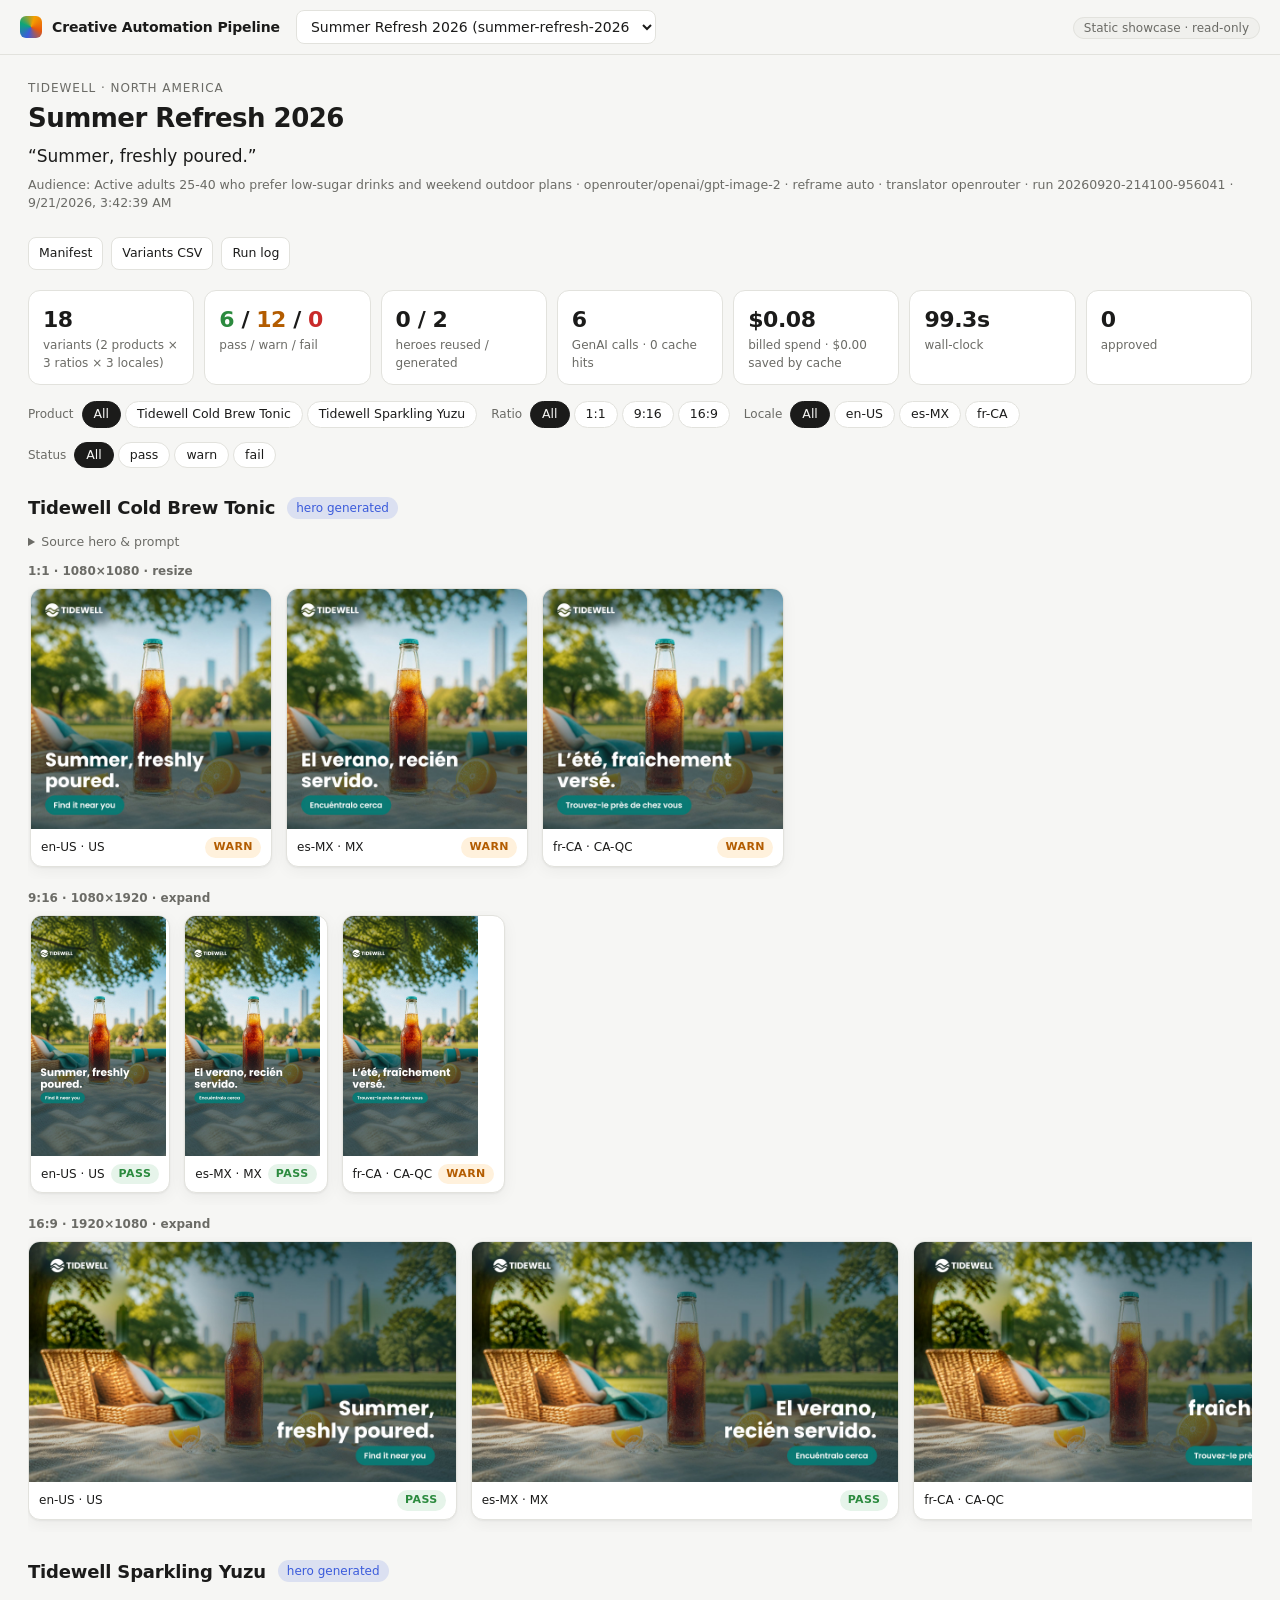
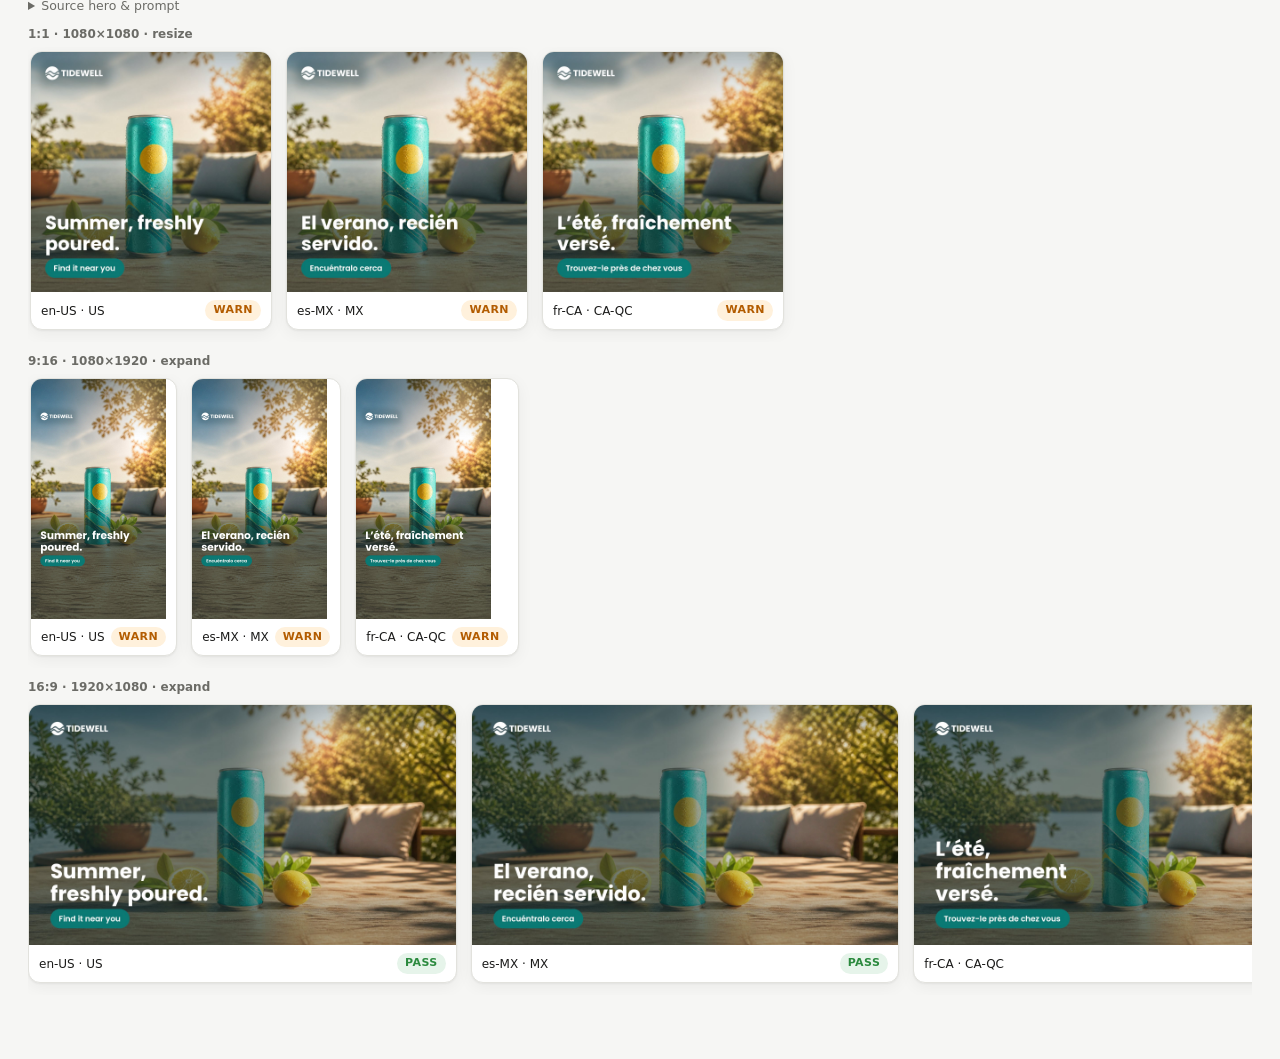
<file: showcase/index.html>
<!doctype html>
<html lang="en">
<head>
<meta charset="utf-8">
<meta name="viewport" content="width=device-width, initial-scale=1">
<title>Creative Automation Pipeline</title>
<style>:root {
  --bg: #f6f6f4; --surface: #ffffff; --surface-2: #f0f0ed; --border: #e2e2dd;
  --text: #1b1b1a; --muted: #6b6b66; --accent: #3b5bdb; --accent-ink: #ffffff;
  --pass: #2b8a3e; --pass-bg: #e6f4ea; --warn: #b35c00; --warn-bg: #fff1dc;
  --fail: #c92a2a; --fail-bg: #fde8e8; --shadow: 0 1px 2px rgba(0,0,0,.05), 0 4px 16px rgba(0,0,0,.05);
  --radius: 12px; --mono: ui-monospace, SFMono-Regular, Menlo, Consolas, monospace;
  color-scheme: light;
}
@media (prefers-color-scheme: dark) {
  :root {
    --bg: #121211; --surface: #1b1b1a; --surface-2: #242422; --border: #2e2e2b;
    --text: #ececea; --muted: #9a9a94; --accent: #748ffc; --accent-ink: #0b0b0b;
    --pass: #69db7c; --pass-bg: #16301d; --warn: #ffb347; --warn-bg: #3a2a12;
    --fail: #ff8787; --fail-bg: #3b1818; --shadow: 0 1px 2px rgba(0,0,0,.4);
    color-scheme: dark;
  }
}
* { box-sizing: border-box; }
[hidden] { display: none !important; }
html, body { margin: 0; background: var(--bg); color: var(--text);
  font: 14px/1.5 system-ui, -apple-system, "Segoe UI", Roboto, sans-serif; }
.sr { position: absolute; width: 1px; height: 1px; overflow: hidden; clip: rect(0 0 0 0); }
button, select, textarea, input { font: inherit; color: inherit; }
code, kbd { font-family: var(--mono); font-size: .9em; }
kbd { border: 1px solid var(--border); border-bottom-width: 2px; border-radius: 4px; padding: 0 4px; opacity: .8; }

.topbar { position: sticky; top: 0; z-index: 10; display: flex; align-items: center; gap: 16px;
  padding: 10px 20px; background: color-mix(in srgb, var(--bg) 85%, transparent);
  backdrop-filter: blur(8px); border-bottom: 1px solid var(--border); }
.brandmark { display: flex; align-items: center; gap: 10px; font-weight: 650; letter-spacing: -.01em; white-space: nowrap; }
.glyph { width: 22px; height: 22px; border-radius: 6px;
  background: conic-gradient(from 200deg, #3b5bdb, #0ca678, #f59f00, #e8590c, #3b5bdb); }
.topbar-mid { flex: 1; }
.topbar select { max-width: 360px; }
.badge { font-size: 12px; padding: 3px 10px; border-radius: 999px; background: var(--surface-2); color: var(--muted); border: 1px solid var(--border); white-space: nowrap; }
.badge.live { color: var(--pass); border-color: color-mix(in srgb, var(--pass) 40%, transparent); }

select, textarea, input[type=text] { background: var(--surface); border: 1px solid var(--border); border-radius: 8px; padding: 7px 10px; width: 100%; }
select:focus-visible, textarea:focus-visible, button:focus-visible { outline: 2px solid var(--accent); outline-offset: 1px; }
button { cursor: pointer; border-radius: 8px; border: 1px solid var(--border); background: var(--surface); padding: 8px 14px; font-weight: 550; }
button:disabled { opacity: .5; cursor: progress; }
button.primary { background: var(--accent); color: var(--accent-ink); border-color: transparent; }
button.ghost { background: transparent; }
button.approve { background: var(--pass); color: #fff; border-color: transparent; }
button.reject { color: var(--fail); }
button.icon { padding: 4px 9px; }

.layout { display: grid; grid-template-columns: 1fr; min-height: calc(100vh - 53px); }
.layout.live { grid-template-columns: 360px 1fr; }
.sidebar { border-right: 1px solid var(--border); padding: 16px; display: flex; flex-direction: column; gap: 14px;
  position: sticky; top: 53px; height: calc(100vh - 53px); overflow: auto; }
.panel { background: var(--surface); border: 1px solid var(--border); border-radius: var(--radius); padding: 14px; box-shadow: var(--shadow); }
.panel.grow { flex: 1; min-height: 180px; display: flex; flex-direction: column; }
.panel h2 { margin: 0 0 10px; font-size: 12px; text-transform: uppercase; letter-spacing: .06em; color: var(--muted); }
.panel label { display: block; font-size: 12px; color: var(--muted); margin-bottom: 10px; }
.panel label select { margin-top: 4px; color: var(--text); }
.row2 { display: grid; grid-template-columns: 1fr 1fr; gap: 8px; }
.editor summary { cursor: pointer; font-size: 13px; color: var(--muted); margin: 4px 0 8px; }
.editor textarea { height: 280px; font-family: var(--mono); font-size: 12px; line-height: 1.45; resize: vertical; }
.hint { font-size: 12px; color: var(--muted); margin: 6px 0 0; }
.actions { display: flex; gap: 8px; justify-content: flex-end; margin-top: 10px; }
.validation { font-size: 12px; margin-top: 10px; }
.validation .ok { color: var(--pass); }
.validation .err { color: var(--fail); white-space: pre-wrap; font-family: var(--mono); }

.assets { list-style: none; margin: 0; padding: 0; display: grid; gap: 8px; }
.assets li { display: flex; align-items: center; gap: 10px; font-size: 13px; }
.assets .thumb { width: 40px; height: 40px; border-radius: 8px; background: var(--surface-2) center/cover; flex: none; border: 1px solid var(--border); }
.assets .name { flex: 1; min-width: 0; }
.assets .name small { display: block; color: var(--muted); }
.assets label.upload { font-size: 12px; color: var(--accent); cursor: pointer; margin: 0; }
.assets input[type=file] { display: none; }

.log { list-style: none; margin: 0; padding: 0; font-family: var(--mono); font-size: 11.5px; overflow: auto; flex: 1; }
.log li { padding: 2px 0; border-bottom: 1px dashed var(--border); color: var(--muted); word-break: break-word; }
.log li b { color: var(--text); font-weight: 600; }
.log li.success b { color: var(--pass); } .log li.warn b { color: var(--warn); } .log li.error b { color: var(--fail); }

.main { padding: 24px 28px 64px; min-width: 0; }
.empty { text-align: center; margin: 12vh auto; color: var(--muted); max-width: 440px; }
.empty h1 { color: var(--text); }
.campaign-head { display: flex; justify-content: space-between; gap: 24px; align-items: flex-start; flex-wrap: wrap; }
.eyebrow { margin: 0; font-size: 12px; text-transform: uppercase; letter-spacing: .08em; color: var(--muted); }
.campaign-head h1 { margin: 2px 0 6px; font-size: 26px; letter-spacing: -.02em; }
.message { margin: 0; font-size: 17px; }
.meta { margin: 6px 0 0; color: var(--muted); font-size: 12.5px; }
.downloads { display: flex; gap: 8px; flex-wrap: wrap; }
.downloads a { font-size: 12.5px; text-decoration: none; color: var(--text); border: 1px solid var(--border); border-radius: 8px; padding: 6px 10px; background: var(--surface); }
.downloads a:hover { border-color: var(--accent); }

.stats { display: grid; grid-template-columns: repeat(auto-fit, minmax(128px, 1fr)); gap: 10px; margin: 20px 0 16px; }
.stat { background: var(--surface); border: 1px solid var(--border); border-radius: var(--radius); padding: 12px 14px; }
.stat .v { font-size: 22px; font-weight: 650; letter-spacing: -.02em; font-variant-numeric: tabular-nums; }
.stat .l { font-size: 12px; color: var(--muted); }
.stat .v .pass { color: var(--pass); } .stat .v .warn { color: var(--warn); } .stat .v .fail { color: var(--fail); }

.filters { display: flex; flex-wrap: wrap; gap: 14px; align-items: center; margin-bottom: 8px; }
.fgroup { display: flex; gap: 4px; align-items: center; flex-wrap: wrap; }
.fgroup > span { font-size: 12px; color: var(--muted); margin-right: 4px; }
.chip { font-size: 12.5px; border-radius: 999px; padding: 3px 11px; border: 1px solid var(--border); background: var(--surface); font-weight: 500; }
.chip[aria-pressed=true] { background: var(--text); color: var(--bg); border-color: var(--text); }

.product { margin-top: 26px; }
.product-head { display: flex; align-items: center; gap: 12px; margin-bottom: 10px; flex-wrap: wrap; }
.product-head h2 { margin: 0; font-size: 18px; letter-spacing: -.01em; }
.product-head .src { font-size: 12px; padding: 2px 9px; border-radius: 999px; background: var(--surface-2); color: var(--muted); }
.product-head .src.reused { color: var(--pass); background: var(--pass-bg); }
.product-head .src.generated, .product-head .src.cached { color: var(--accent); background: color-mix(in srgb, var(--accent) 14%, transparent); }
.product-head details { font-size: 12.5px; color: var(--muted); flex-basis: 100%; }
.product-head details p { margin: 6px 0 0; max-width: 900px; }
.ratio-row { display: flex; gap: 14px; overflow-x: auto; padding: 4px 2px 12px; scroll-snap-type: x proximity; }
.ratio-label { font-size: 12px; color: var(--muted); margin: 10px 0 4px; font-weight: 600; }

.card { flex: none; background: var(--surface); border: 1px solid var(--border); border-radius: var(--radius); overflow: hidden;
  box-shadow: var(--shadow); cursor: pointer; transition: transform .12s ease, box-shadow .12s ease; scroll-snap-align: start; padding: 0; text-align: left; }
.card:hover { transform: translateY(-2px); box-shadow: 0 6px 24px rgba(0,0,0,.1); }
.card img { display: block; height: 240px; width: auto; background: var(--surface-2); }
.card .foot { display: flex; align-items: center; gap: 6px; padding: 8px 10px; font-size: 12px; font-weight: 500; }
.card .foot .loc { flex: 1; }
.pill { font-size: 11px; font-weight: 650; text-transform: uppercase; letter-spacing: .04em; padding: 2px 8px; border-radius: 999px; }
.pill.pass { color: var(--pass); background: var(--pass-bg); }
.pill.warn { color: var(--warn); background: var(--warn-bg); }
.pill.fail { color: var(--fail); background: var(--fail-bg); }
.rv { font-size: 11px; color: var(--muted); }
.rv.approved { color: var(--pass); } .rv.rejected { color: var(--fail); }

.lightbox { position: fixed; inset: 0; z-index: 50; background: rgba(8,8,8,.72); display: grid; place-items: center; padding: 24px; }
.lightbox[hidden] { display: none; }
.lb-inner { background: var(--surface); border-radius: 16px; display: grid; grid-template-columns: minmax(0, 1fr) 380px;
  grid-template-rows: minmax(0, 1fr); max-width: 1280px; width: 100%; max-height: calc(100vh - 48px); overflow: hidden; }
.lb-media { background: #0d0d0d; display: grid; place-items: center; padding: 16px; min-height: 0; }
.lb-media img { max-width: 100%; max-height: calc(100vh - 80px); object-fit: contain; }
.lb-side { padding: 18px; overflow: auto; min-height: 0; } /* min-height: a grid item only scrolls if it may shrink below its content */
.lb-head { display: flex; justify-content: space-between; align-items: flex-start; gap: 10px; }
.lb-head h3 { margin: 0 0 8px; font-size: 16px; word-break: break-all; }
.lb-side h4 { margin: 16px 0 6px; font-size: 12px; text-transform: uppercase; letter-spacing: .06em; color: var(--muted); }
.kv { display: grid; grid-template-columns: 96px 1fr; gap: 4px 10px; margin: 10px 0 0; font-size: 13px; }
.kv dt { color: var(--muted); } .kv dd { margin: 0; }
.checks { list-style: none; padding: 0; margin: 0; display: grid; gap: 6px; }
.checks li { display: grid; grid-template-columns: 52px 1fr; gap: 8px; font-size: 12.5px; align-items: start; }
.checks .cid { font-family: var(--mono); font-size: 11.5px; }
.checks .cd { color: var(--muted); display: block; }
.review textarea { height: 60px; resize: vertical; }

@media (max-width: 900px) {
  .layout.live { grid-template-columns: 1fr; }
  .sidebar { position: static; height: auto; border-right: 0; border-bottom: 1px solid var(--border); }
  .lb-inner { grid-template-columns: 1fr; overflow: auto; }
  .main { padding: 16px; }
  .card img { height: 180px; }
  .brandmark span:last-child { display: none; }
}
</style>
</head>
<body>
<header class="topbar">
  <div class="brandmark"><span class="glyph" aria-hidden="true"></span><span>Creative Automation Pipeline</span></div>
  <div class="topbar-mid">
    <label class="sr" for="campaignSelect">Campaign</label>
    <select id="campaignSelect" aria-label="Campaign"></select>
  </div>
  <div class="topbar-right"><span id="modeBadge" class="badge"></span></div>
</header>

<div class="layout" id="layout">
  <aside class="sidebar" id="sidebar" hidden>
    <section class="panel">
      <h2>Run a brief</h2>
      <label>Brief <select id="briefSelect"></select></label>
      <div class="row2">
        <label>Image provider <select id="providerSelect"></select></label>
        <label>Reframe <select id="reframeSelect">
          <option value="auto">auto (crop, outpaint if needed)</option>
          <option value="crop">crop only (free)</option>
          <option value="expand">always outpaint</option>
        </select></label>
      </div>
      <label>Translator <select id="translatorSelect">
        <option value="auto">auto</option><option value="none">none (approved copy only)</option><option value="openai">openai</option><option value="openrouter">openrouter</option>
      </select></label>
      <details class="editor">
        <summary>Edit brief YAML</summary>
        <textarea id="briefText" spellcheck="false" aria-label="Brief YAML"></textarea>
        <p class="hint">Edits are saved next to the original as <code>*.edited.yaml</code>; originals are never overwritten.</p>
      </details>
      <div class="actions">
        <button id="validateBtn" class="ghost">Validate</button>
        <button id="runBtn" class="primary">Generate variants</button>
      </div>
      <div id="validation" class="validation" aria-live="polite"></div>
    </section>
    <section class="panel">
      <h2>Input assets</h2>
      <ul id="assetList" class="assets"></ul>
    </section>
    <section class="panel grow">
      <h2>Run log</h2>
      <ol id="log" class="log" aria-live="polite"></ol>
    </section>
  </aside>

  <main class="main" id="main">
    <div id="empty" class="empty" hidden>
      <h1>No runs yet</h1>
      <p>Pick a brief on the left and press <b>Generate variants</b>. The mock provider needs no API key.</p>
    </div>
    <section id="campaign" hidden>
      <div class="campaign-head">
        <div>
          <p class="eyebrow" id="cBrand"></p>
          <h1 id="cName"></h1>
          <p class="message" id="cMessage"></p>
          <p class="meta" id="cMeta"></p>
        </div>
        <div class="downloads" id="downloads"></div>
      </div>
      <div class="stats" id="stats"></div>
      <div class="filters" id="filters"></div>
      <div id="products"></div>
    </section>
  </main>
</div>

<div class="lightbox" id="lightbox" hidden role="dialog" aria-modal="true" aria-labelledby="lbTitle">
  <div class="lb-inner">
    <div class="lb-media"><img id="lbImg" alt=""></div>
    <div class="lb-side">
      <div class="lb-head">
        <h3 id="lbTitle"></h3>
        <button class="icon" id="lbClose" aria-label="Close">✕</button>
      </div>
      <div id="lbStatus"></div>
      <dl class="kv" id="lbCopy"></dl>
      <h4>Compliance checks</h4>
      <ul class="checks" id="lbChecks"></ul>
      <div class="review" id="lbReview">
        <h4>Review</h4>
        <textarea id="lbNote" placeholder="Optional note for the requester"></textarea>
        <div class="actions">
          <button class="reject" id="lbReject">Reject <kbd>R</kbd></button>
          <button class="approve" id="lbApprove">Approve <kbd>A</kbd></button>
        </div>
      </div>
      <p class="hint">← → to browse · Esc to close</p>
    </div>
  </div>
</div>

<script>window.__CAP__ = {"mode": "showcase", "imageBase": "{campaign}/", "manifests": [{"schema_version": 1, "run_id": "20260920-214100-956041", "campaign_id": "summer-refresh-2026", "campaign_name": "Summer Refresh 2026", "brand": "Tidewell", "region": "North America", "audience": "Active adults 25-40 who prefer low-sugar drinks and weekend outdoor plans", "message": "Summer, freshly poured.", "started_at": "2026-09-21T03:41:00+00:00", "finished_at": "2026-09-21T03:42:39+00:00", "provider": "openrouter", "model": "openai/gpt-image-2", "reframe_strategy": "auto", "translator": "openrouter", "pipeline_version": "0.1.0", "brief_sha256": "7c5b57eec31cdebf7f4e25ec4ad9dc99d07335dff4dc0c8ea9f1c830ddf7cad2", "storage": "C:\\Users\\j\\Downloads\\creative-automation-pipeline\\output", "aspect_ratios": ["1:1", "9:16", "16:9"], "locales": ["en-US", "es-MX", "fr-CA"], "products": [{"id": "cold-brew-tonic", "name": "Tidewell Cold Brew Tonic", "asset_source": "generated", "hero_path": "cold-brew-tonic/_source/hero.jpg", "prompt": "Commercial advertising photograph of Tidewell Cold Brew Tonic: tall clear glass bottle of cold brew coffee with tonic, amber color, teal cap. Scene: picnic blanket in a sunny park, ice cubes, fresh orange slices. Made for a social campaign aimed at Active adults 25-40 who prefer low-sugar drinks and weekend outdoor plans in North America. Art direction: bright natural daylight, warm summery palette with teal and sun-yellow accents, crisp condensation on cold drinks, shallow depth of field, premium but approachable lifestyle photography\n. Composition: the product is the clear hero, centered, fully in frame, with generous empty background around it so the image can be reframed and have copy placed over the lower third. No text, letters, numbers, logos, labels with words, or watermarks anywhere in the image.", "detail": "openrouter/openai/gpt-image-2 1024x1024"}, {"id": "sparkling-yuzu", "name": "Tidewell Sparkling Yuzu", "asset_source": "generated", "hero_path": "sparkling-yuzu/_source/hero.jpg", "prompt": "Commercial advertising photograph of Tidewell Sparkling Yuzu: slim teal aluminum can of lightly sparkling yuzu citrus water, 0 g sugar. Scene: sunlit outdoor summer table, late afternoon golden light. Made for a social campaign aimed at Active adults 25-40 who prefer low-sugar drinks and weekend outdoor plans in North America. Art direction: bright natural daylight, warm summery palette with teal and sun-yellow accents, crisp condensation on cold drinks, shallow depth of field, premium but approachable lifestyle photography\n. Composition: the product is the clear hero, centered, fully in frame, with generous empty background around it so the image can be reframed and have copy placed over the lower third. No text, letters, numbers, logos, labels with words, or watermarks anywhere in the image.", "detail": "openrouter/openai/gpt-image-2 1024x1024"}], "variants": [{"id": "summer-refresh-2026/cold-brew-tonic/1x1/en-US", "product_id": "cold-brew-tonic", "ratio": "1:1", "locale": "en-US", "market": "US", "path": "cold-brew-tonic/1x1/en-US.jpg", "width": 1080, "height": 1080, "sha256": "91fc508e99ac4ac6b4488d2e44530dd7535253d4e624623aea05312d157a0899", "copy_text": {"message": "Summer, freshly poured.", "cta": "Find it near you", "disclaimer": null}, "copy_source": "brief", "reframe": {"method": "resize", "detail": "source already matches ratio", "upscale": 1.05, "cached": false}, "checks": [{"id": "legal.prohibited_terms", "category": "legal", "status": "pass", "detail": "no prohibited terms (rules 2026-09-demo)", "value": 0.0}, {"id": "legal.restricted_claims", "category": "legal", "status": "pass", "detail": "no restricted claims", "value": 0.0}, {"id": "brand.logo_present", "category": "brand", "status": "pass", "detail": "logo match score 0.98 (threshold 0.8)", "value": 0.982}, {"id": "brand.palette_presence", "category": "brand", "status": "pass", "detail": "11.4% of pixels within ΔE<22 of brand palette (min 2%)", "value": 0.1138}, {"id": "layout.text_contrast", "category": "layout", "status": "pass", "detail": "WCAG contrast 5.5:1 vs brightest backdrop behind headline (AA: large ≥3, body ≥4.5)", "value": 5.5}, {"id": "layout.safe_zone", "category": "layout", "status": "pass", "detail": "logo and copy inside platform safe zone", "value": 0.0}, {"id": "layout.subject_clear", "category": "layout", "status": "warn", "detail": "copy covers 21% of the most salient area (product partly behind text; consider expand or a focal point)", "value": 0.208}, {"id": "layout.text_fit", "category": "layout", "status": "pass", "detail": "headline set at 84px (min legible 43px)", "value": 84.0}, {"id": "asset.resolution", "category": "asset", "status": "pass", "detail": "source upscaled 1.05x", "value": 1.05}, {"id": "localization.copy_source", "category": "localization", "status": "pass", "detail": "source copy", "value": null}], "status": "warn", "review": {"state": "pending", "note": "", "by": "", "at": ""}}, {"id": "summer-refresh-2026/cold-brew-tonic/1x1/es-MX", "product_id": "cold-brew-tonic", "ratio": "1:1", "locale": "es-MX", "market": "MX", "path": "cold-brew-tonic/1x1/es-MX.jpg", "width": 1080, "height": 1080, "sha256": "31fa03823a9b1f64ce98d286815762265c8b994220b9e876464675f8393ad044", "copy_text": {"message": "El verano, recién servido.", "cta": "Encuéntralo cerca", "disclaimer": null}, "copy_source": "brief", "reframe": {"method": "resize", "detail": "source already matches ratio", "upscale": 1.05, "cached": false}, "checks": [{"id": "legal.prohibited_terms", "category": "legal", "status": "pass", "detail": "no prohibited terms (rules 2026-09-demo)", "value": 0.0}, {"id": "legal.restricted_claims", "category": "legal", "status": "pass", "detail": "no restricted claims", "value": 0.0}, {"id": "brand.logo_present", "category": "brand", "status": "pass", "detail": "logo match score 0.98 (threshold 0.8)", "value": 0.982}, {"id": "brand.palette_presence", "category": "brand", "status": "pass", "detail": "11.7% of pixels within ΔE<22 of brand palette (min 2%)", "value": 0.1166}, {"id": "layout.text_contrast", "category": "layout", "status": "pass", "detail": "WCAG contrast 5.5:1 vs brightest backdrop behind headline (AA: large ≥3, body ≥4.5)", "value": 5.5}, {"id": "layout.safe_zone", "category": "layout", "status": "pass", "detail": "logo and copy inside platform safe zone", "value": 0.0}, {"id": "layout.subject_clear", "category": "layout", "status": "warn", "detail": "copy covers 21% of the most salient area (product partly behind text; consider expand or a focal point)", "value": 0.212}, {"id": "layout.text_fit", "category": "layout", "status": "pass", "detail": "headline set at 84px (min legible 43px)", "value": 84.0}, {"id": "asset.resolution", "category": "asset", "status": "pass", "detail": "source upscaled 1.05x", "value": 1.05}, {"id": "localization.copy_source", "category": "localization", "status": "pass", "detail": "approved localized copy from brief", "value": null}], "status": "warn", "review": {"state": "pending", "note": "", "by": "", "at": ""}}, {"id": "summer-refresh-2026/cold-brew-tonic/1x1/fr-CA", "product_id": "cold-brew-tonic", "ratio": "1:1", "locale": "fr-CA", "market": "CA-QC", "path": "cold-brew-tonic/1x1/fr-CA.jpg", "width": 1080, "height": 1080, "sha256": "3641e27ad7f5e7fd710397d2a00c9c28e6be6d14ca950b911cc93eb768cff5bc", "copy_text": {"message": "L’été, fraîchement versé.", "cta": "Trouvez-le près de chez vous", "disclaimer": null}, "copy_source": "machine", "reframe": {"method": "resize", "detail": "source already matches ratio", "upscale": 1.05, "cached": false}, "checks": [{"id": "legal.prohibited_terms", "category": "legal", "status": "pass", "detail": "no prohibited terms (rules 2026-09-demo)", "value": 0.0}, {"id": "legal.restricted_claims", "category": "legal", "status": "pass", "detail": "no restricted claims", "value": 0.0}, {"id": "brand.logo_present", "category": "brand", "status": "pass", "detail": "logo match score 0.98 (threshold 0.8)", "value": 0.982}, {"id": "brand.palette_presence", "category": "brand", "status": "pass", "detail": "13.0% of pixels within ΔE<22 of brand palette (min 2%)", "value": 0.1302}, {"id": "layout.text_contrast", "category": "layout", "status": "pass", "detail": "WCAG contrast 5.5:1 vs brightest backdrop behind headline (AA: large ≥3, body ≥4.5)", "value": 5.48}, {"id": "layout.safe_zone", "category": "layout", "status": "pass", "detail": "logo and copy inside platform safe zone", "value": 0.0}, {"id": "layout.subject_clear", "category": "layout", "status": "warn", "detail": "copy covers 27% of the most salient area (product partly behind text; consider expand or a focal point)", "value": 0.27}, {"id": "layout.text_fit", "category": "layout", "status": "pass", "detail": "headline set at 84px (min legible 43px)", "value": 84.0}, {"id": "asset.resolution", "category": "asset", "status": "pass", "detail": "source upscaled 1.05x", "value": 1.05}, {"id": "localization.copy_source", "category": "localization", "status": "warn", "detail": "machine-translated by openrouter; needs regional review", "value": null}], "status": "warn", "review": {"state": "pending", "note": "", "by": "", "at": ""}}, {"id": "summer-refresh-2026/cold-brew-tonic/9x16/en-US", "product_id": "cold-brew-tonic", "ratio": "9:16", "locale": "en-US", "market": "US", "path": "cold-brew-tonic/9x16/en-US.jpg", "width": 1080, "height": 1920, "sha256": "d29420a6082de3a096819def651a2c610386314a02e157b8e36fc41e3bfb8973", "copy_text": {"message": "Summer, freshly poured.", "cta": "Find it near you", "disclaimer": null}, "copy_source": "brief", "reframe": {"method": "expand", "detail": "openrouter outpaint to 1024x1821 (crop would keep only 64% of subject); aligned model centre (scale drift 10.1%, shift 72px); original pixels re-composited", "upscale": 1.05, "cached": false}, "checks": [{"id": "legal.prohibited_terms", "category": "legal", "status": "pass", "detail": "no prohibited terms (rules 2026-09-demo)", "value": 0.0}, {"id": "legal.restricted_claims", "category": "legal", "status": "pass", "detail": "no restricted claims", "value": 0.0}, {"id": "brand.logo_present", "category": "brand", "status": "pass", "detail": "logo match score 0.92 (threshold 0.8)", "value": 0.921}, {"id": "brand.palette_presence", "category": "brand", "status": "pass", "detail": "8.0% of pixels within ΔE<22 of brand palette (min 2%)", "value": 0.0805}, {"id": "layout.text_contrast", "category": "layout", "status": "pass", "detail": "WCAG contrast 5.4:1 vs brightest backdrop behind headline (AA: large ≥3, body ≥4.5)", "value": 5.39}, {"id": "layout.safe_zone", "category": "layout", "status": "pass", "detail": "logo and copy inside platform safe zone", "value": 0.0}, {"id": "layout.subject_clear", "category": "layout", "status": "pass", "detail": "copy covers 0% of the most salient area", "value": 0.002}, {"id": "layout.text_fit", "category": "layout", "status": "pass", "detail": "headline set at 84px (min legible 43px)", "value": 84.0}, {"id": "asset.resolution", "category": "asset", "status": "pass", "detail": "source upscaled 1.05x", "value": 1.05}, {"id": "localization.copy_source", "category": "localization", "status": "pass", "detail": "source copy", "value": null}], "status": "pass", "review": {"state": "pending", "note": "", "by": "", "at": ""}}, {"id": "summer-refresh-2026/cold-brew-tonic/9x16/es-MX", "product_id": "cold-brew-tonic", "ratio": "9:16", "locale": "es-MX", "market": "MX", "path": "cold-brew-tonic/9x16/es-MX.jpg", "width": 1080, "height": 1920, "sha256": "7a445a91ed6f43681d23c374aabc630e347ad6540ccd4d40ed3ad126f0350083", "copy_text": {"message": "El verano, recién servido.", "cta": "Encuéntralo cerca", "disclaimer": null}, "copy_source": "brief", "reframe": {"method": "expand", "detail": "openrouter outpaint to 1024x1821 (crop would keep only 64% of subject); aligned model centre (scale drift 10.1%, shift 72px); original pixels re-composited", "upscale": 1.05, "cached": false}, "checks": [{"id": "legal.prohibited_terms", "category": "legal", "status": "pass", "detail": "no prohibited terms (rules 2026-09-demo)", "value": 0.0}, {"id": "legal.restricted_claims", "category": "legal", "status": "pass", "detail": "no restricted claims", "value": 0.0}, {"id": "brand.logo_present", "category": "brand", "status": "pass", "detail": "logo match score 0.92 (threshold 0.8)", "value": 0.921}, {"id": "brand.palette_presence", "category": "brand", "status": "pass", "detail": "8.2% of pixels within ΔE<22 of brand palette (min 2%)", "value": 0.0824}, {"id": "layout.text_contrast", "category": "layout", "status": "pass", "detail": "WCAG contrast 5.4:1 vs brightest backdrop behind headline (AA: large ≥3, body ≥4.5)", "value": 5.4}, {"id": "layout.safe_zone", "category": "layout", "status": "pass", "detail": "logo and copy inside platform safe zone", "value": 0.0}, {"id": "layout.subject_clear", "category": "layout", "status": "pass", "detail": "copy covers 0% of the most salient area", "value": 0.001}, {"id": "layout.text_fit", "category": "layout", "status": "pass", "detail": "headline set at 84px (min legible 43px)", "value": 84.0}, {"id": "asset.resolution", "category": "asset", "status": "pass", "detail": "source upscaled 1.05x", "value": 1.05}, {"id": "localization.copy_source", "category": "localization", "status": "pass", "detail": "approved localized copy from brief", "value": null}], "status": "pass", "review": {"state": "pending", "note": "", "by": "", "at": ""}}, {"id": "summer-refresh-2026/cold-brew-tonic/9x16/fr-CA", "product_id": "cold-brew-tonic", "ratio": "9:16", "locale": "fr-CA", "market": "CA-QC", "path": "cold-brew-tonic/9x16/fr-CA.jpg", "width": 1080, "height": 1920, "sha256": "e410c53cfb2ce8c52cfba7daaec1b7b00bd9b5aace55395eeb8c0a8818963b36", "copy_text": {"message": "L’été, fraîchement versé.", "cta": "Trouvez-le près de chez vous", "disclaimer": null}, "copy_source": "machine", "reframe": {"method": "expand", "detail": "openrouter outpaint to 1024x1821 (crop would keep only 64% of subject); aligned model centre (scale drift 10.1%, shift 72px); original pixels re-composited", "upscale": 1.05, "cached": false}, "checks": [{"id": "legal.prohibited_terms", "category": "legal", "status": "pass", "detail": "no prohibited terms (rules 2026-09-demo)", "value": 0.0}, {"id": "legal.restricted_claims", "category": "legal", "status": "pass", "detail": "no restricted claims", "value": 0.0}, {"id": "brand.logo_present", "category": "brand", "status": "pass", "detail": "logo match score 0.92 (threshold 0.8)", "value": 0.921}, {"id": "brand.palette_presence", "category": "brand", "status": "pass", "detail": "9.0% of pixels within ΔE<22 of brand palette (min 2%)", "value": 0.0903}, {"id": "layout.text_contrast", "category": "layout", "status": "pass", "detail": "WCAG contrast 5.4:1 vs brightest backdrop behind headline (AA: large ≥3, body ≥4.5)", "value": 5.37}, {"id": "layout.safe_zone", "category": "layout", "status": "pass", "detail": "logo and copy inside platform safe zone", "value": 0.0}, {"id": "layout.subject_clear", "category": "layout", "status": "pass", "detail": "copy covers 1% of the most salient area", "value": 0.008}, {"id": "layout.text_fit", "category": "layout", "status": "pass", "detail": "headline set at 84px (min legible 43px)", "value": 84.0}, {"id": "asset.resolution", "category": "asset", "status": "pass", "detail": "source upscaled 1.05x", "value": 1.05}, {"id": "localization.copy_source", "category": "localization", "status": "warn", "detail": "machine-translated by openrouter; needs regional review", "value": null}], "status": "warn", "review": {"state": "pending", "note": "", "by": "", "at": ""}}, {"id": "summer-refresh-2026/cold-brew-tonic/16x9/en-US", "product_id": "cold-brew-tonic", "ratio": "16:9", "locale": "en-US", "market": "US", "path": "cold-brew-tonic/16x9/en-US.jpg", "width": 1920, "height": 1080, "sha256": "f3289f47b57970c603927a15cf076c60a5c814e5b648d589fbc57e9225eebb59", "copy_text": {"message": "Summer, freshly poured.", "cta": "Find it near you", "disclaimer": null}, "copy_source": "brief", "reframe": {"method": "expand", "detail": "openrouter outpaint to 1821x1024 (crop would keep only 65% of subject); alignment skipped: no measurable improvement; original pixels re-composited", "upscale": 1.05, "cached": false}, "checks": [{"id": "legal.prohibited_terms", "category": "legal", "status": "pass", "detail": "no prohibited terms (rules 2026-09-demo)", "value": 0.0}, {"id": "legal.restricted_claims", "category": "legal", "status": "pass", "detail": "no restricted claims", "value": 0.0}, {"id": "brand.logo_present", "category": "brand", "status": "pass", "detail": "logo match score 0.88 (threshold 0.8)", "value": 0.875}, {"id": "brand.palette_presence", "category": "brand", "status": "pass", "detail": "16.1% of pixels within ΔE<22 of brand palette (min 2%)", "value": 0.1613}, {"id": "layout.text_contrast", "category": "layout", "status": "pass", "detail": "WCAG contrast 5.0:1 vs brightest backdrop behind headline (AA: large ≥3, body ≥4.5)", "value": 4.98}, {"id": "layout.safe_zone", "category": "layout", "status": "pass", "detail": "logo and copy inside platform safe zone", "value": 0.0}, {"id": "layout.subject_clear", "category": "layout", "status": "pass", "detail": "copy covers 2% of the most salient area", "value": 0.015}, {"id": "layout.text_fit", "category": "layout", "status": "pass", "detail": "headline set at 91px (min legible 43px)", "value": 91.0}, {"id": "asset.resolution", "category": "asset", "status": "pass", "detail": "source upscaled 1.05x", "value": 1.05}, {"id": "localization.copy_source", "category": "localization", "status": "pass", "detail": "source copy", "value": null}], "status": "pass", "review": {"state": "pending", "note": "", "by": "", "at": ""}}, {"id": "summer-refresh-2026/cold-brew-tonic/16x9/es-MX", "product_id": "cold-brew-tonic", "ratio": "16:9", "locale": "es-MX", "market": "MX", "path": "cold-brew-tonic/16x9/es-MX.jpg", "width": 1920, "height": 1080, "sha256": "8cf4c09d6fe1f908b65b314176d2f2a7ab00b8c75138d05d092145779477dfd1", "copy_text": {"message": "El verano, recién servido.", "cta": "Encuéntralo cerca", "disclaimer": null}, "copy_source": "brief", "reframe": {"method": "expand", "detail": "openrouter outpaint to 1821x1024 (crop would keep only 65% of subject); alignment skipped: no measurable improvement; original pixels re-composited", "upscale": 1.05, "cached": false}, "checks": [{"id": "legal.prohibited_terms", "category": "legal", "status": "pass", "detail": "no prohibited terms (rules 2026-09-demo)", "value": 0.0}, {"id": "legal.restricted_claims", "category": "legal", "status": "pass", "detail": "no restricted claims", "value": 0.0}, {"id": "brand.logo_present", "category": "brand", "status": "pass", "detail": "logo match score 0.88 (threshold 0.8)", "value": 0.875}, {"id": "brand.palette_presence", "category": "brand", "status": "pass", "detail": "16.3% of pixels within ΔE<22 of brand palette (min 2%)", "value": 0.1633}, {"id": "layout.text_contrast", "category": "layout", "status": "pass", "detail": "WCAG contrast 5.0:1 vs brightest backdrop behind headline (AA: large ≥3, body ≥4.5)", "value": 4.97}, {"id": "layout.safe_zone", "category": "layout", "status": "pass", "detail": "logo and copy inside platform safe zone", "value": 0.0}, {"id": "layout.subject_clear", "category": "layout", "status": "pass", "detail": "copy covers 2% of the most salient area", "value": 0.015}, {"id": "layout.text_fit", "category": "layout", "status": "pass", "detail": "headline set at 91px (min legible 43px)", "value": 91.0}, {"id": "asset.resolution", "category": "asset", "status": "pass", "detail": "source upscaled 1.05x", "value": 1.05}, {"id": "localization.copy_source", "category": "localization", "status": "pass", "detail": "approved localized copy from brief", "value": null}], "status": "pass", "review": {"state": "pending", "note": "", "by": "", "at": ""}}, {"id": "summer-refresh-2026/cold-brew-tonic/16x9/fr-CA", "product_id": "cold-brew-tonic", "ratio": "16:9", "locale": "fr-CA", "market": "CA-QC", "path": "cold-brew-tonic/16x9/fr-CA.jpg", "width": 1920, "height": 1080, "sha256": "6c6f61c311e9c1a86bf5da912ccdd672bcb73daf30eb71eff69a382f4e635668", "copy_text": {"message": "L’été, fraîchement versé.", "cta": "Trouvez-le près de chez vous", "disclaimer": null}, "copy_source": "machine", "reframe": {"method": "expand", "detail": "openrouter outpaint to 1821x1024 (crop would keep only 65% of subject); alignment skipped: no measurable improvement; original pixels re-composited", "upscale": 1.05, "cached": false}, "checks": [{"id": "legal.prohibited_terms", "category": "legal", "status": "pass", "detail": "no prohibited terms (rules 2026-09-demo)", "value": 0.0}, {"id": "legal.restricted_claims", "category": "legal", "status": "pass", "detail": "no restricted claims", "value": 0.0}, {"id": "brand.logo_present", "category": "brand", "status": "pass", "detail": "logo match score 0.88 (threshold 0.8)", "value": 0.875}, {"id": "brand.palette_presence", "category": "brand", "status": "pass", "detail": "16.5% of pixels within ΔE<22 of brand palette (min 2%)", "value": 0.1654}, {"id": "layout.text_contrast", "category": "layout", "status": "pass", "detail": "WCAG contrast 5.1:1 vs brightest backdrop behind headline (AA: large ≥3, body ≥4.5)", "value": 5.13}, {"id": "layout.safe_zone", "category": "layout", "status": "pass", "detail": "logo and copy inside platform safe zone", "value": 0.0}, {"id": "layout.subject_clear", "category": "layout", "status": "pass", "detail": "copy covers 1% of the most salient area", "value": 0.008}, {"id": "layout.text_fit", "category": "layout", "status": "pass", "detail": "headline set at 91px (min legible 43px)", "value": 91.0}, {"id": "asset.resolution", "category": "asset", "status": "pass", "detail": "source upscaled 1.05x", "value": 1.05}, {"id": "localization.copy_source", "category": "localization", "status": "warn", "detail": "machine-translated by openrouter; needs regional review", "value": null}], "status": "warn", "review": {"state": "pending", "note": "", "by": "", "at": ""}}, {"id": "summer-refresh-2026/sparkling-yuzu/1x1/en-US", "product_id": "sparkling-yuzu", "ratio": "1:1", "locale": "en-US", "market": "US", "path": "sparkling-yuzu/1x1/en-US.jpg", "width": 1080, "height": 1080, "sha256": "90daeac4a7b2d0458de0d4bde9c645c07899f8cbd05ccdeec9141e93a13d2106", "copy_text": {"message": "Summer, freshly poured.", "cta": "Find it near you", "disclaimer": null}, "copy_source": "brief", "reframe": {"method": "resize", "detail": "source already matches ratio", "upscale": 1.05, "cached": false}, "checks": [{"id": "legal.prohibited_terms", "category": "legal", "status": "pass", "detail": "no prohibited terms (rules 2026-09-demo)", "value": 0.0}, {"id": "legal.restricted_claims", "category": "legal", "status": "pass", "detail": "no restricted claims", "value": 0.0}, {"id": "brand.logo_present", "category": "brand", "status": "pass", "detail": "logo match score 0.98 (threshold 0.8)", "value": 0.982}, {"id": "brand.palette_presence", "category": "brand", "status": "pass", "detail": "10.9% of pixels within ΔE<22 of brand palette (min 2%)", "value": 0.1087}, {"id": "layout.text_contrast", "category": "layout", "status": "pass", "detail": "WCAG contrast 5.6:1 vs brightest backdrop behind headline (AA: large ≥3, body ≥4.5)", "value": 5.55}, {"id": "layout.safe_zone", "category": "layout", "status": "pass", "detail": "logo and copy inside platform safe zone", "value": 0.0}, {"id": "layout.subject_clear", "category": "layout", "status": "warn", "detail": "copy covers 44% of the most salient area (product partly behind text; consider expand or a focal point)", "value": 0.445}, {"id": "layout.text_fit", "category": "layout", "status": "pass", "detail": "headline set at 84px (min legible 43px)", "value": 84.0}, {"id": "asset.resolution", "category": "asset", "status": "pass", "detail": "source upscaled 1.05x", "value": 1.05}, {"id": "localization.copy_source", "category": "localization", "status": "pass", "detail": "source copy", "value": null}], "status": "warn", "review": {"state": "pending", "note": "", "by": "", "at": ""}}, {"id": "summer-refresh-2026/sparkling-yuzu/1x1/es-MX", "product_id": "sparkling-yuzu", "ratio": "1:1", "locale": "es-MX", "market": "MX", "path": "sparkling-yuzu/1x1/es-MX.jpg", "width": 1080, "height": 1080, "sha256": "e03c3ee0c448b314ea7950feb16dbf504cecbecf1877564373ba85187b8a3426", "copy_text": {"message": "El verano, recién servido.", "cta": "Encuéntralo cerca", "disclaimer": null}, "copy_source": "brief", "reframe": {"method": "resize", "detail": "source already matches ratio", "upscale": 1.05, "cached": false}, "checks": [{"id": "legal.prohibited_terms", "category": "legal", "status": "pass", "detail": "no prohibited terms (rules 2026-09-demo)", "value": 0.0}, {"id": "legal.restricted_claims", "category": "legal", "status": "pass", "detail": "no restricted claims", "value": 0.0}, {"id": "brand.logo_present", "category": "brand", "status": "pass", "detail": "logo match score 0.98 (threshold 0.8)", "value": 0.982}, {"id": "brand.palette_presence", "category": "brand", "status": "pass", "detail": "11.1% of pixels within ΔE<22 of brand palette (min 2%)", "value": 0.1115}, {"id": "layout.text_contrast", "category": "layout", "status": "pass", "detail": "WCAG contrast 5.6:1 vs brightest backdrop behind headline (AA: large ≥3, body ≥4.5)", "value": 5.55}, {"id": "layout.safe_zone", "category": "layout", "status": "pass", "detail": "logo and copy inside platform safe zone", "value": 0.0}, {"id": "layout.subject_clear", "category": "layout", "status": "warn", "detail": "copy covers 44% of the most salient area (product partly behind text; consider expand or a focal point)", "value": 0.442}, {"id": "layout.text_fit", "category": "layout", "status": "pass", "detail": "headline set at 84px (min legible 43px)", "value": 84.0}, {"id": "asset.resolution", "category": "asset", "status": "pass", "detail": "source upscaled 1.05x", "value": 1.05}, {"id": "localization.copy_source", "category": "localization", "status": "pass", "detail": "approved localized copy from brief", "value": null}], "status": "warn", "review": {"state": "pending", "note": "", "by": "", "at": ""}}, {"id": "summer-refresh-2026/sparkling-yuzu/1x1/fr-CA", "product_id": "sparkling-yuzu", "ratio": "1:1", "locale": "fr-CA", "market": "CA-QC", "path": "sparkling-yuzu/1x1/fr-CA.jpg", "width": 1080, "height": 1080, "sha256": "6d93ce6cb7012e4654e80c101b66e1cd2cf3c261c5cc0d1f6a902342875b3290", "copy_text": {"message": "L’été, fraîchement versé.", "cta": "Trouvez-le près de chez vous", "disclaimer": null}, "copy_source": "machine", "reframe": {"method": "resize", "detail": "source already matches ratio", "upscale": 1.05, "cached": false}, "checks": [{"id": "legal.prohibited_terms", "category": "legal", "status": "pass", "detail": "no prohibited terms (rules 2026-09-demo)", "value": 0.0}, {"id": "legal.restricted_claims", "category": "legal", "status": "pass", "detail": "no restricted claims", "value": 0.0}, {"id": "brand.logo_present", "category": "brand", "status": "pass", "detail": "logo match score 0.98 (threshold 0.8)", "value": 0.982}, {"id": "brand.palette_presence", "category": "brand", "status": "pass", "detail": "12.5% of pixels within ΔE<22 of brand palette (min 2%)", "value": 0.1252}, {"id": "layout.text_contrast", "category": "layout", "status": "pass", "detail": "WCAG contrast 5.5:1 vs brightest backdrop behind headline (AA: large ≥3, body ≥4.5)", "value": 5.51}, {"id": "layout.safe_zone", "category": "layout", "status": "pass", "detail": "logo and copy inside platform safe zone", "value": 0.0}, {"id": "layout.subject_clear", "category": "layout", "status": "warn", "detail": "copy covers 49% of the most salient area (product partly behind text; consider expand or a focal point)", "value": 0.494}, {"id": "layout.text_fit", "category": "layout", "status": "pass", "detail": "headline set at 84px (min legible 43px)", "value": 84.0}, {"id": "asset.resolution", "category": "asset", "status": "pass", "detail": "source upscaled 1.05x", "value": 1.05}, {"id": "localization.copy_source", "category": "localization", "status": "warn", "detail": "machine-translated by openrouter; needs regional review", "value": null}], "status": "warn", "review": {"state": "pending", "note": "", "by": "", "at": ""}}, {"id": "summer-refresh-2026/sparkling-yuzu/9x16/en-US", "product_id": "sparkling-yuzu", "ratio": "9:16", "locale": "en-US", "market": "US", "path": "sparkling-yuzu/9x16/en-US.jpg", "width": 1080, "height": 1920, "sha256": "2f4c766fdd0b7c90a6ef92b8ed25c8fa12fd2ef7bea15d014b31414d0c4b486d", "copy_text": {"message": "Summer, freshly poured.", "cta": "Find it near you", "disclaimer": null}, "copy_source": "brief", "reframe": {"method": "expand", "detail": "openrouter outpaint to 1024x1821 (crop would keep only 62% of subject); aligned model centre (scale drift 0.5%, shift 6px); original pixels re-composited", "upscale": 1.05, "cached": false}, "checks": [{"id": "legal.prohibited_terms", "category": "legal", "status": "pass", "detail": "no prohibited terms (rules 2026-09-demo)", "value": 0.0}, {"id": "legal.restricted_claims", "category": "legal", "status": "pass", "detail": "no restricted claims", "value": 0.0}, {"id": "brand.logo_present", "category": "brand", "status": "pass", "detail": "logo match score 0.93 (threshold 0.8)", "value": 0.93}, {"id": "brand.palette_presence", "category": "brand", "status": "pass", "detail": "6.1% of pixels within ΔE<22 of brand palette (min 2%)", "value": 0.0612}, {"id": "layout.text_contrast", "category": "layout", "status": "pass", "detail": "WCAG contrast 5.6:1 vs brightest backdrop behind headline (AA: large ≥3, body ≥4.5)", "value": 5.6}, {"id": "layout.safe_zone", "category": "layout", "status": "pass", "detail": "logo and copy inside platform safe zone", "value": 0.0}, {"id": "layout.subject_clear", "category": "layout", "status": "warn", "detail": "copy covers 21% of the most salient area (product partly behind text; consider expand or a focal point)", "value": 0.209}, {"id": "layout.text_fit", "category": "layout", "status": "pass", "detail": "headline set at 84px (min legible 43px)", "value": 84.0}, {"id": "asset.resolution", "category": "asset", "status": "pass", "detail": "source upscaled 1.05x", "value": 1.05}, {"id": "localization.copy_source", "category": "localization", "status": "pass", "detail": "source copy", "value": null}], "status": "warn", "review": {"state": "pending", "note": "", "by": "", "at": ""}}, {"id": "summer-refresh-2026/sparkling-yuzu/9x16/es-MX", "product_id": "sparkling-yuzu", "ratio": "9:16", "locale": "es-MX", "market": "MX", "path": "sparkling-yuzu/9x16/es-MX.jpg", "width": 1080, "height": 1920, "sha256": "a0aceb37c2b43ff6cf566cd74d102e0079f0724289b92a40c75597b673a2100d", "copy_text": {"message": "El verano, recién servido.", "cta": "Encuéntralo cerca", "disclaimer": null}, "copy_source": "brief", "reframe": {"method": "expand", "detail": "openrouter outpaint to 1024x1821 (crop would keep only 62% of subject); aligned model centre (scale drift 0.5%, shift 6px); original pixels re-composited", "upscale": 1.05, "cached": false}, "checks": [{"id": "legal.prohibited_terms", "category": "legal", "status": "pass", "detail": "no prohibited terms (rules 2026-09-demo)", "value": 0.0}, {"id": "legal.restricted_claims", "category": "legal", "status": "pass", "detail": "no restricted claims", "value": 0.0}, {"id": "brand.logo_present", "category": "brand", "status": "pass", "detail": "logo match score 0.93 (threshold 0.8)", "value": 0.93}, {"id": "brand.palette_presence", "category": "brand", "status": "pass", "detail": "6.3% of pixels within ΔE<22 of brand palette (min 2%)", "value": 0.0629}, {"id": "layout.text_contrast", "category": "layout", "status": "pass", "detail": "WCAG contrast 5.6:1 vs brightest backdrop behind headline (AA: large ≥3, body ≥4.5)", "value": 5.6}, {"id": "layout.safe_zone", "category": "layout", "status": "pass", "detail": "logo and copy inside platform safe zone", "value": 0.0}, {"id": "layout.subject_clear", "category": "layout", "status": "warn", "detail": "copy covers 21% of the most salient area (product partly behind text; consider expand or a focal point)", "value": 0.209}, {"id": "layout.text_fit", "category": "layout", "status": "pass", "detail": "headline set at 84px (min legible 43px)", "value": 84.0}, {"id": "asset.resolution", "category": "asset", "status": "pass", "detail": "source upscaled 1.05x", "value": 1.05}, {"id": "localization.copy_source", "category": "localization", "status": "pass", "detail": "approved localized copy from brief", "value": null}], "status": "warn", "review": {"state": "pending", "note": "", "by": "", "at": ""}}, {"id": "summer-refresh-2026/sparkling-yuzu/9x16/fr-CA", "product_id": "sparkling-yuzu", "ratio": "9:16", "locale": "fr-CA", "market": "CA-QC", "path": "sparkling-yuzu/9x16/fr-CA.jpg", "width": 1080, "height": 1920, "sha256": "009757616da037399affe5471f00f3a22c5d11a15465ed1f97051cf536f72131", "copy_text": {"message": "L’été, fraîchement versé.", "cta": "Trouvez-le près de chez vous", "disclaimer": null}, "copy_source": "machine", "reframe": {"method": "expand", "detail": "openrouter outpaint to 1024x1821 (crop would keep only 62% of subject); aligned model centre (scale drift 0.5%, shift 6px); original pixels re-composited", "upscale": 1.05, "cached": false}, "checks": [{"id": "legal.prohibited_terms", "category": "legal", "status": "pass", "detail": "no prohibited terms (rules 2026-09-demo)", "value": 0.0}, {"id": "legal.restricted_claims", "category": "legal", "status": "pass", "detail": "no restricted claims", "value": 0.0}, {"id": "brand.logo_present", "category": "brand", "status": "pass", "detail": "logo match score 0.93 (threshold 0.8)", "value": 0.93}, {"id": "brand.palette_presence", "category": "brand", "status": "pass", "detail": "7.1% of pixels within ΔE<22 of brand palette (min 2%)", "value": 0.0706}, {"id": "layout.text_contrast", "category": "layout", "status": "pass", "detail": "WCAG contrast 5.5:1 vs brightest backdrop behind headline (AA: large ≥3, body ≥4.5)", "value": 5.49}, {"id": "layout.safe_zone", "category": "layout", "status": "pass", "detail": "logo and copy inside platform safe zone", "value": 0.0}, {"id": "layout.subject_clear", "category": "layout", "status": "warn", "detail": "copy covers 22% of the most salient area (product partly behind text; consider expand or a focal point)", "value": 0.224}, {"id": "layout.text_fit", "category": "layout", "status": "pass", "detail": "headline set at 84px (min legible 43px)", "value": 84.0}, {"id": "asset.resolution", "category": "asset", "status": "pass", "detail": "source upscaled 1.05x", "value": 1.05}, {"id": "localization.copy_source", "category": "localization", "status": "warn", "detail": "machine-translated by openrouter; needs regional review", "value": null}], "status": "warn", "review": {"state": "pending", "note": "", "by": "", "at": ""}}, {"id": "summer-refresh-2026/sparkling-yuzu/16x9/en-US", "product_id": "sparkling-yuzu", "ratio": "16:9", "locale": "en-US", "market": "US", "path": "sparkling-yuzu/16x9/en-US.jpg", "width": 1920, "height": 1080, "sha256": "13809b80914793ed962c6d40f81e9553075b99230162d1fa9629725d4159d25f", "copy_text": {"message": "Summer, freshly poured.", "cta": "Find it near you", "disclaimer": null}, "copy_source": "brief", "reframe": {"method": "expand", "detail": "openrouter outpaint to 1821x1024 (crop would keep only 72% of subject); aligned model centre (scale drift 10.6%, shift 79px); original pixels re-composited", "upscale": 1.05, "cached": false}, "checks": [{"id": "legal.prohibited_terms", "category": "legal", "status": "pass", "detail": "no prohibited terms (rules 2026-09-demo)", "value": 0.0}, {"id": "legal.restricted_claims", "category": "legal", "status": "pass", "detail": "no restricted claims", "value": 0.0}, {"id": "brand.logo_present", "category": "brand", "status": "pass", "detail": "logo match score 0.92 (threshold 0.8)", "value": 0.923}, {"id": "brand.palette_presence", "category": "brand", "status": "pass", "detail": "7.4% of pixels within ΔE<22 of brand palette (min 2%)", "value": 0.0744}, {"id": "layout.text_contrast", "category": "layout", "status": "pass", "detail": "WCAG contrast 5.0:1 vs brightest backdrop behind headline (AA: large ≥3, body ≥4.5)", "value": 5.01}, {"id": "layout.safe_zone", "category": "layout", "status": "pass", "detail": "logo and copy inside platform safe zone", "value": 0.0}, {"id": "layout.subject_clear", "category": "layout", "status": "pass", "detail": "copy covers 2% of the most salient area", "value": 0.017}, {"id": "layout.text_fit", "category": "layout", "status": "pass", "detail": "headline set at 91px (min legible 43px)", "value": 91.0}, {"id": "asset.resolution", "category": "asset", "status": "pass", "detail": "source upscaled 1.05x", "value": 1.05}, {"id": "localization.copy_source", "category": "localization", "status": "pass", "detail": "source copy", "value": null}], "status": "pass", "review": {"state": "pending", "note": "", "by": "", "at": ""}}, {"id": "summer-refresh-2026/sparkling-yuzu/16x9/es-MX", "product_id": "sparkling-yuzu", "ratio": "16:9", "locale": "es-MX", "market": "MX", "path": "sparkling-yuzu/16x9/es-MX.jpg", "width": 1920, "height": 1080, "sha256": "c7fad33ad247776285aefd8ef85f55d4ed765e9febc862aef36933d5c3ddc392", "copy_text": {"message": "El verano, recién servido.", "cta": "Encuéntralo cerca", "disclaimer": null}, "copy_source": "brief", "reframe": {"method": "expand", "detail": "openrouter outpaint to 1821x1024 (crop would keep only 72% of subject); aligned model centre (scale drift 10.6%, shift 79px); original pixels re-composited", "upscale": 1.05, "cached": false}, "checks": [{"id": "legal.prohibited_terms", "category": "legal", "status": "pass", "detail": "no prohibited terms (rules 2026-09-demo)", "value": 0.0}, {"id": "legal.restricted_claims", "category": "legal", "status": "pass", "detail": "no restricted claims", "value": 0.0}, {"id": "brand.logo_present", "category": "brand", "status": "pass", "detail": "logo match score 0.92 (threshold 0.8)", "value": 0.923}, {"id": "brand.palette_presence", "category": "brand", "status": "pass", "detail": "7.6% of pixels within ΔE<22 of brand palette (min 2%)", "value": 0.0759}, {"id": "layout.text_contrast", "category": "layout", "status": "pass", "detail": "WCAG contrast 5.1:1 vs brightest backdrop behind headline (AA: large ≥3, body ≥4.5)", "value": 5.07}, {"id": "layout.safe_zone", "category": "layout", "status": "pass", "detail": "logo and copy inside platform safe zone", "value": 0.0}, {"id": "layout.subject_clear", "category": "layout", "status": "pass", "detail": "copy covers 2% of the most salient area", "value": 0.017}, {"id": "layout.text_fit", "category": "layout", "status": "pass", "detail": "headline set at 91px (min legible 43px)", "value": 91.0}, {"id": "asset.resolution", "category": "asset", "status": "pass", "detail": "source upscaled 1.05x", "value": 1.05}, {"id": "localization.copy_source", "category": "localization", "status": "pass", "detail": "approved localized copy from brief", "value": null}], "status": "pass", "review": {"state": "pending", "note": "", "by": "", "at": ""}}, {"id": "summer-refresh-2026/sparkling-yuzu/16x9/fr-CA", "product_id": "sparkling-yuzu", "ratio": "16:9", "locale": "fr-CA", "market": "CA-QC", "path": "sparkling-yuzu/16x9/fr-CA.jpg", "width": 1920, "height": 1080, "sha256": "7321734190a427bf8dbec2f9a44b08458ba2bb8feecc1e2018ef5c15e7c7583f", "copy_text": {"message": "L’été, fraîchement versé.", "cta": "Trouvez-le près de chez vous", "disclaimer": null}, "copy_source": "machine", "reframe": {"method": "expand", "detail": "openrouter outpaint to 1821x1024 (crop would keep only 72% of subject); aligned model centre (scale drift 10.6%, shift 79px); original pixels re-composited", "upscale": 1.05, "cached": false}, "checks": [{"id": "legal.prohibited_terms", "category": "legal", "status": "pass", "detail": "no prohibited terms (rules 2026-09-demo)", "value": 0.0}, {"id": "legal.restricted_claims", "category": "legal", "status": "pass", "detail": "no restricted claims", "value": 0.0}, {"id": "brand.logo_present", "category": "brand", "status": "pass", "detail": "logo match score 0.92 (threshold 0.8)", "value": 0.923}, {"id": "brand.palette_presence", "category": "brand", "status": "pass", "detail": "8.3% of pixels within ΔE<22 of brand palette (min 2%)", "value": 0.0827}, {"id": "layout.text_contrast", "category": "layout", "status": "pass", "detail": "WCAG contrast 5.5:1 vs brightest backdrop behind headline (AA: large ≥3, body ≥4.5)", "value": 5.51}, {"id": "layout.safe_zone", "category": "layout", "status": "pass", "detail": "logo and copy inside platform safe zone", "value": 0.0}, {"id": "layout.subject_clear", "category": "layout", "status": "pass", "detail": "copy covers 2% of the most salient area", "value": 0.017}, {"id": "layout.text_fit", "category": "layout", "status": "pass", "detail": "headline set at 91px (min legible 43px)", "value": 91.0}, {"id": "asset.resolution", "category": "asset", "status": "pass", "detail": "source upscaled 1.05x", "value": 1.05}, {"id": "localization.copy_source", "category": "localization", "status": "warn", "detail": "machine-translated by openrouter; needs regional review", "value": null}], "status": "warn", "review": {"state": "pending", "note": "", "by": "", "at": ""}}], "stats": {"variants": 18, "passed": 6, "warned": 12, "failed": 0, "heroes_reused": 0, "heroes_generated": 2, "genai_calls": 6, "cache_hits": 0, "est_cost_usd": 0.08, "cost_billed": true, "est_saved_usd": 0.0, "duration_s": 99.26, "stage_seconds": {"validate": 0.027, "localize": 3.934, "assets": 15.438, "reframe": 217.165, "render": 5.951, "compliance": 17.198, "write": 0.055}}, "warnings": ["fr-CA: machine-translated"]}, {"schema_version": 1, "run_id": "20260920-214241-647d9f", "campaign_id": "afternoon-boost-demo", "campaign_name": "Afternoon Boost (compliance demo)", "brand": "Tidewell", "region": "United States & Germany", "audience": "Office workers 28-45 looking for a lighter alternative to energy drinks", "message": "The best way to beat the afternoon slump, guaranteed.", "started_at": "2026-09-21T03:42:41+00:00", "finished_at": "2026-09-21T03:44:12+00:00", "provider": "openrouter", "model": "openai/gpt-image-2", "reframe_strategy": "auto", "translator": "openrouter", "pipeline_version": "0.1.0", "brief_sha256": "5c9c86fdbfa470261160c4302fb43c91af480a97a3e4fa0e78457a439305c8f1", "storage": "C:\\Users\\j\\Downloads\\creative-automation-pipeline\\output", "aspect_ratios": ["1:1", "4:5", "9:16", "16:9"], "locales": ["en-US", "de-DE"], "products": [{"id": "citrus-electrolyte", "name": "Tidewell Citrus Electrolyte", "asset_source": "generated", "hero_path": "citrus-electrolyte/_source/hero.jpg", "prompt": "Commercial advertising photograph of Tidewell Citrus Electrolyte: matte sun-yellow sports bottle of citrus electrolyte drink. Scene: bright modern office desk by a window, laptop softly out of focus. Made for a social campaign aimed at Office workers 28-45 looking for a lighter alternative to energy drinks in United States & Germany. Art direction: bright natural daylight, warm summery palette with teal and sun-yellow accents, crisp condensation on cold drinks, shallow depth of field, premium but approachable lifestyle photography\n. Composition: the product is the clear hero, centered, fully in frame, with generous empty background around it so the image can be reframed and have copy placed over the lower third. No text, letters, numbers, logos, labels with words, or watermarks anywhere in the image.", "detail": "openrouter/openai/gpt-image-2 1024x1024"}, {"id": "sparkling-yuzu", "name": "Tidewell Sparkling Yuzu", "asset_source": "generated", "hero_path": "sparkling-yuzu/_source/hero.jpg", "prompt": "Commercial advertising photograph of Tidewell Sparkling Yuzu: slim teal aluminum can of lightly sparkling yuzu citrus water. Scene: clean studio setting. Made for a social campaign aimed at Office workers 28-45 looking for a lighter alternative to energy drinks in United States & Germany. Art direction: bright natural daylight, warm summery palette with teal and sun-yellow accents, crisp condensation on cold drinks, shallow depth of field, premium but approachable lifestyle photography\n. Composition: the product is the clear hero, centered, fully in frame, with generous empty background around it so the image can be reframed and have copy placed over the lower third. No text, letters, numbers, logos, labels with words, or watermarks anywhere in the image.", "detail": "openrouter/openai/gpt-image-2 1024x1024"}], "variants": [{"id": "afternoon-boost-demo/citrus-electrolyte/1x1/en-US", "product_id": "citrus-electrolyte", "ratio": "1:1", "locale": "en-US", "market": "US", "path": "citrus-electrolyte/1x1/en-US.jpg", "width": 1080, "height": 1080, "sha256": "78fc8940063b76feed6a3db17b0f5b5945969bf35905c7ccdc13cae384c431bb", "copy_text": {"message": "The best way to beat the afternoon slump, guaranteed.", "cta": "Try it today", "disclaimer": "Contains caffeine. Not recommended for children or pregnant women."}, "copy_source": "brief", "reframe": {"method": "resize", "detail": "source already matches ratio", "upscale": 1.05, "cached": false}, "checks": [{"id": "legal.prohibited_terms", "category": "legal", "status": "fail", "detail": "'guaranteed' in message (absolute promise)", "value": 1.0}, {"id": "legal.restricted_claims", "category": "legal", "status": "warn", "detail": "needs substantiation: 'best' in message (superlative needs substantiation)", "value": 1.0}, {"id": "brand.logo_present", "category": "brand", "status": "pass", "detail": "logo match score 0.98 (threshold 0.8)", "value": 0.983}, {"id": "brand.palette_presence", "category": "brand", "status": "pass", "detail": "5.8% of pixels within ΔE<22 of brand palette (min 2%)", "value": 0.0579}, {"id": "layout.text_contrast", "category": "layout", "status": "pass", "detail": "WCAG contrast 5.1:1 vs brightest backdrop behind headline (AA: large ≥3, body ≥4.5)", "value": 5.13}, {"id": "layout.safe_zone", "category": "layout", "status": "pass", "detail": "logo and copy inside platform safe zone", "value": 0.0}, {"id": "layout.subject_clear", "category": "layout", "status": "warn", "detail": "copy covers 30% of the most salient area (product partly behind text; consider expand or a focal point)", "value": 0.304}, {"id": "layout.text_fit", "category": "layout", "status": "pass", "detail": "headline set at 84px (min legible 43px)", "value": 84.0}, {"id": "asset.resolution", "category": "asset", "status": "pass", "detail": "source upscaled 1.05x", "value": 1.05}, {"id": "localization.copy_source", "category": "localization", "status": "pass", "detail": "source copy", "value": null}], "status": "fail", "review": {"state": "pending", "note": "", "by": "", "at": ""}}, {"id": "afternoon-boost-demo/citrus-electrolyte/1x1/de-DE", "product_id": "citrus-electrolyte", "ratio": "1:1", "locale": "de-DE", "market": "DE", "path": "citrus-electrolyte/1x1/de-DE.jpg", "width": 1080, "height": 1080, "sha256": "9fc0fca79ff2f1f1f5e910f4d0b0512f5d31c867a592bb927b498a4bd4fa493b", "copy_text": {"message": "Garantiert der erfrischendste Muntermacher gegen das Nachmittagstief.", "cta": "Jetzt probieren", "disclaimer": "Enthält Koffein. Für Kinder und Schwangere nicht empfohlen."}, "copy_source": "brief", "reframe": {"method": "resize", "detail": "source already matches ratio", "upscale": 1.05, "cached": false}, "checks": [{"id": "legal.prohibited_terms", "category": "legal", "status": "fail", "detail": "'garantiert' in message", "value": 1.0}, {"id": "legal.restricted_claims", "category": "legal", "status": "pass", "detail": "no restricted claims", "value": 0.0}, {"id": "brand.logo_present", "category": "brand", "status": "pass", "detail": "logo match score 0.98 (threshold 0.8)", "value": 0.983}, {"id": "brand.palette_presence", "category": "brand", "status": "pass", "detail": "7.1% of pixels within ΔE<22 of brand palette (min 2%)", "value": 0.0709}, {"id": "layout.text_contrast", "category": "layout", "status": "pass", "detail": "WCAG contrast 5.1:1 vs brightest backdrop behind headline (AA: large ≥3, body ≥4.5)", "value": 5.09}, {"id": "layout.safe_zone", "category": "layout", "status": "pass", "detail": "logo and copy inside platform safe zone", "value": 0.0}, {"id": "layout.subject_clear", "category": "layout", "status": "pass", "detail": "copy covers 8% of the most salient area", "value": 0.077}, {"id": "layout.text_fit", "category": "layout", "status": "pass", "detail": "headline set at 63px (min legible 43px)", "value": 63.0}, {"id": "asset.resolution", "category": "asset", "status": "pass", "detail": "source upscaled 1.05x", "value": 1.05}, {"id": "localization.copy_source", "category": "localization", "status": "pass", "detail": "approved localized copy from brief", "value": null}], "status": "fail", "review": {"state": "pending", "note": "", "by": "", "at": ""}}, {"id": "afternoon-boost-demo/citrus-electrolyte/4x5/en-US", "product_id": "citrus-electrolyte", "ratio": "4:5", "locale": "en-US", "market": "US", "path": "citrus-electrolyte/4x5/en-US.jpg", "width": 1080, "height": 1350, "sha256": "4d32e4e4bbc1130fc933cdf4e43d4b47a742dc2901129e76e204022fd3aa5545", "copy_text": {"message": "The best way to beat the afternoon slump, guaranteed.", "cta": "Try it today", "disclaimer": "Contains caffeine. Not recommended for children or pregnant women."}, "copy_source": "brief", "reframe": {"method": "expand", "detail": "openrouter outpaint to 1024x1280 (crop would keep only 81% of subject); aligned model centre (scale drift 2.0%, shift 18px); original pixels re-composited", "upscale": 1.05, "cached": false}, "checks": [{"id": "legal.prohibited_terms", "category": "legal", "status": "fail", "detail": "'guaranteed' in message (absolute promise)", "value": 1.0}, {"id": "legal.restricted_claims", "category": "legal", "status": "warn", "detail": "needs substantiation: 'best' in message (superlative needs substantiation)", "value": 1.0}, {"id": "brand.logo_present", "category": "brand", "status": "pass", "detail": "logo match score 0.96 (threshold 0.8)", "value": 0.959}, {"id": "brand.palette_presence", "category": "brand", "status": "pass", "detail": "5.8% of pixels within ΔE<22 of brand palette (min 2%)", "value": 0.0577}, {"id": "layout.text_contrast", "category": "layout", "status": "pass", "detail": "WCAG contrast 5.1:1 vs brightest backdrop behind headline (AA: large ≥3, body ≥4.5)", "value": 5.06}, {"id": "layout.safe_zone", "category": "layout", "status": "pass", "detail": "logo and copy inside platform safe zone", "value": 0.0}, {"id": "layout.subject_clear", "category": "layout", "status": "pass", "detail": "copy covers 4% of the most salient area", "value": 0.041}, {"id": "layout.text_fit", "category": "layout", "status": "pass", "detail": "headline set at 84px (min legible 43px)", "value": 84.0}, {"id": "asset.resolution", "category": "asset", "status": "pass", "detail": "source upscaled 1.05x", "value": 1.05}, {"id": "localization.copy_source", "category": "localization", "status": "pass", "detail": "source copy", "value": null}], "status": "fail", "review": {"state": "pending", "note": "", "by": "", "at": ""}}, {"id": "afternoon-boost-demo/citrus-electrolyte/4x5/de-DE", "product_id": "citrus-electrolyte", "ratio": "4:5", "locale": "de-DE", "market": "DE", "path": "citrus-electrolyte/4x5/de-DE.jpg", "width": 1080, "height": 1350, "sha256": "b43be50061c4d2905fba4126764533d4d5ed14a496f599c462a88eae2d27cfed", "copy_text": {"message": "Garantiert der erfrischendste Muntermacher gegen das Nachmittagstief.", "cta": "Jetzt probieren", "disclaimer": "Enthält Koffein. Für Kinder und Schwangere nicht empfohlen."}, "copy_source": "brief", "reframe": {"method": "expand", "detail": "openrouter outpaint to 1024x1280 (crop would keep only 81% of subject); aligned model centre (scale drift 2.0%, shift 18px); original pixels re-composited", "upscale": 1.05, "cached": false}, "checks": [{"id": "legal.prohibited_terms", "category": "legal", "status": "fail", "detail": "'garantiert' in message", "value": 1.0}, {"id": "legal.restricted_claims", "category": "legal", "status": "pass", "detail": "no restricted claims", "value": 0.0}, {"id": "brand.logo_present", "category": "brand", "status": "pass", "detail": "logo match score 0.96 (threshold 0.8)", "value": 0.959}, {"id": "brand.palette_presence", "category": "brand", "status": "pass", "detail": "7.0% of pixels within ΔE<22 of brand palette (min 2%)", "value": 0.0698}, {"id": "layout.text_contrast", "category": "layout", "status": "pass", "detail": "WCAG contrast 5.1:1 vs brightest backdrop behind headline (AA: large ≥3, body ≥4.5)", "value": 5.06}, {"id": "layout.safe_zone", "category": "layout", "status": "pass", "detail": "logo and copy inside platform safe zone", "value": 0.0}, {"id": "layout.subject_clear", "category": "layout", "status": "pass", "detail": "copy covers 1% of the most salient area", "value": 0.008}, {"id": "layout.text_fit", "category": "layout", "status": "pass", "detail": "headline set at 63px (min legible 43px)", "value": 63.0}, {"id": "asset.resolution", "category": "asset", "status": "pass", "detail": "source upscaled 1.05x", "value": 1.05}, {"id": "localization.copy_source", "category": "localization", "status": "pass", "detail": "approved localized copy from brief", "value": null}], "status": "fail", "review": {"state": "pending", "note": "", "by": "", "at": ""}}, {"id": "afternoon-boost-demo/citrus-electrolyte/9x16/en-US", "product_id": "citrus-electrolyte", "ratio": "9:16", "locale": "en-US", "market": "US", "path": "citrus-electrolyte/9x16/en-US.jpg", "width": 1080, "height": 1920, "sha256": "1a503dca67f252e40e816c2cae8fc57a39f5fe154013538f3c3474414029181a", "copy_text": {"message": "The best way to beat the afternoon slump, guaranteed.", "cta": "Try it today", "disclaimer": "Contains caffeine. Not recommended for children or pregnant women."}, "copy_source": "brief", "reframe": {"method": "expand", "detail": "openrouter outpaint to 1024x1821 (crop would keep only 59% of subject); aligned model centre (scale drift 7.4%, shift 35px); original pixels re-composited", "upscale": 1.05, "cached": false}, "checks": [{"id": "legal.prohibited_terms", "category": "legal", "status": "fail", "detail": "'guaranteed' in message (absolute promise)", "value": 1.0}, {"id": "legal.restricted_claims", "category": "legal", "status": "warn", "detail": "needs substantiation: 'best' in message (superlative needs substantiation)", "value": 1.0}, {"id": "brand.logo_present", "category": "brand", "status": "pass", "detail": "logo match score 0.92 (threshold 0.8)", "value": 0.92}, {"id": "brand.palette_presence", "category": "brand", "status": "pass", "detail": "3.7% of pixels within ΔE<22 of brand palette (min 2%)", "value": 0.0372}, {"id": "layout.text_contrast", "category": "layout", "status": "pass", "detail": "WCAG contrast 5.0:1 vs brightest backdrop behind headline (AA: large ≥3, body ≥4.5)", "value": 5.02}, {"id": "layout.safe_zone", "category": "layout", "status": "pass", "detail": "logo and copy inside platform safe zone", "value": 0.0}, {"id": "layout.subject_clear", "category": "layout", "status": "warn", "detail": "copy covers 19% of the most salient area (product partly behind text; consider expand or a focal point)", "value": 0.186}, {"id": "layout.text_fit", "category": "layout", "status": "pass", "detail": "headline set at 84px (min legible 43px)", "value": 84.0}, {"id": "asset.resolution", "category": "asset", "status": "pass", "detail": "source upscaled 1.05x", "value": 1.05}, {"id": "localization.copy_source", "category": "localization", "status": "pass", "detail": "source copy", "value": null}], "status": "fail", "review": {"state": "pending", "note": "", "by": "", "at": ""}}, {"id": "afternoon-boost-demo/citrus-electrolyte/9x16/de-DE", "product_id": "citrus-electrolyte", "ratio": "9:16", "locale": "de-DE", "market": "DE", "path": "citrus-electrolyte/9x16/de-DE.jpg", "width": 1080, "height": 1920, "sha256": "14acfaf64c4020ec12c89d90ae1821a907177a0726179d892cfcf12935207236", "copy_text": {"message": "Garantiert der erfrischendste Muntermacher gegen das Nachmittagstief.", "cta": "Jetzt probieren", "disclaimer": "Enthält Koffein. Für Kinder und Schwangere nicht empfohlen."}, "copy_source": "brief", "reframe": {"method": "expand", "detail": "openrouter outpaint to 1024x1821 (crop would keep only 59% of subject); aligned model centre (scale drift 7.4%, shift 35px); original pixels re-composited", "upscale": 1.05, "cached": false}, "checks": [{"id": "legal.prohibited_terms", "category": "legal", "status": "fail", "detail": "'garantiert' in message", "value": 1.0}, {"id": "legal.restricted_claims", "category": "legal", "status": "pass", "detail": "no restricted claims", "value": 0.0}, {"id": "brand.logo_present", "category": "brand", "status": "pass", "detail": "logo match score 0.92 (threshold 0.8)", "value": 0.92}, {"id": "brand.palette_presence", "category": "brand", "status": "pass", "detail": "4.4% of pixels within ΔE<22 of brand palette (min 2%)", "value": 0.044}, {"id": "layout.text_contrast", "category": "layout", "status": "pass", "detail": "WCAG contrast 5.1:1 vs brightest backdrop behind headline (AA: large ≥3, body ≥4.5)", "value": 5.07}, {"id": "layout.safe_zone", "category": "layout", "status": "pass", "detail": "logo and copy inside platform safe zone", "value": 0.0}, {"id": "layout.subject_clear", "category": "layout", "status": "pass", "detail": "copy covers 5% of the most salient area", "value": 0.046}, {"id": "layout.text_fit", "category": "layout", "status": "pass", "detail": "headline set at 61px (min legible 43px)", "value": 61.0}, {"id": "asset.resolution", "category": "asset", "status": "pass", "detail": "source upscaled 1.05x", "value": 1.05}, {"id": "localization.copy_source", "category": "localization", "status": "pass", "detail": "approved localized copy from brief", "value": null}], "status": "fail", "review": {"state": "pending", "note": "", "by": "", "at": ""}}, {"id": "afternoon-boost-demo/citrus-electrolyte/16x9/en-US", "product_id": "citrus-electrolyte", "ratio": "16:9", "locale": "en-US", "market": "US", "path": "citrus-electrolyte/16x9/en-US.jpg", "width": 1920, "height": 1080, "sha256": "cf01258f83e728ecec6cde47e41399cdc3bf217ff596ea5841e5c339e36e2f80", "copy_text": {"message": "The best way to beat the afternoon slump, guaranteed.", "cta": "Try it today", "disclaimer": "Contains caffeine. Not recommended for children or pregnant women."}, "copy_source": "brief", "reframe": {"method": "expand", "detail": "openrouter outpaint to 1821x1024 (crop would keep only 70% of subject); alignment skipped: no measurable improvement; original pixels re-composited", "upscale": 1.05, "cached": false}, "checks": [{"id": "legal.prohibited_terms", "category": "legal", "status": "fail", "detail": "'guaranteed' in message (absolute promise)", "value": 1.0}, {"id": "legal.restricted_claims", "category": "legal", "status": "warn", "detail": "needs substantiation: 'best' in message (superlative needs substantiation)", "value": 1.0}, {"id": "brand.logo_present", "category": "brand", "status": "pass", "detail": "logo match score 0.93 (threshold 0.8)", "value": 0.931}, {"id": "brand.palette_presence", "category": "brand", "status": "pass", "detail": "8.4% of pixels within ΔE<22 of brand palette (min 2%)", "value": 0.0843}, {"id": "layout.text_contrast", "category": "layout", "status": "pass", "detail": "WCAG contrast 5.7:1 vs brightest backdrop behind headline (AA: large ≥3, body ≥4.5)", "value": 5.68}, {"id": "layout.safe_zone", "category": "layout", "status": "pass", "detail": "logo and copy inside platform safe zone", "value": 0.0}, {"id": "layout.subject_clear", "category": "layout", "status": "pass", "detail": "copy covers 6% of the most salient area", "value": 0.064}, {"id": "layout.text_fit", "category": "layout", "status": "pass", "detail": "headline set at 74px (min legible 43px)", "value": 74.0}, {"id": "asset.resolution", "category": "asset", "status": "pass", "detail": "source upscaled 1.05x", "value": 1.05}, {"id": "localization.copy_source", "category": "localization", "status": "pass", "detail": "source copy", "value": null}], "status": "fail", "review": {"state": "pending", "note": "", "by": "", "at": ""}}, {"id": "afternoon-boost-demo/citrus-electrolyte/16x9/de-DE", "product_id": "citrus-electrolyte", "ratio": "16:9", "locale": "de-DE", "market": "DE", "path": "citrus-electrolyte/16x9/de-DE.jpg", "width": 1920, "height": 1080, "sha256": "f09047a7addc5db9d3f4ab45d7f7699e15a7a5783560d7ea02097c8b3d876ccd", "copy_text": {"message": "Garantiert der erfrischendste Muntermacher gegen das Nachmittagstief.", "cta": "Jetzt probieren", "disclaimer": "Enthält Koffein. Für Kinder und Schwangere nicht empfohlen."}, "copy_source": "brief", "reframe": {"method": "expand", "detail": "openrouter outpaint to 1821x1024 (crop would keep only 70% of subject); alignment skipped: no measurable improvement; original pixels re-composited", "upscale": 1.05, "cached": false}, "checks": [{"id": "legal.prohibited_terms", "category": "legal", "status": "fail", "detail": "'garantiert' in message", "value": 1.0}, {"id": "legal.restricted_claims", "category": "legal", "status": "pass", "detail": "no restricted claims", "value": 0.0}, {"id": "brand.logo_present", "category": "brand", "status": "pass", "detail": "logo match score 0.93 (threshold 0.8)", "value": 0.931}, {"id": "brand.palette_presence", "category": "brand", "status": "pass", "detail": "8.7% of pixels within ΔE<22 of brand palette (min 2%)", "value": 0.0872}, {"id": "layout.text_contrast", "category": "layout", "status": "pass", "detail": "WCAG contrast 5.5:1 vs brightest backdrop behind headline (AA: large ≥3, body ≥4.5)", "value": 5.46}, {"id": "layout.safe_zone", "category": "layout", "status": "pass", "detail": "logo and copy inside platform safe zone", "value": 0.0}, {"id": "layout.subject_clear", "category": "layout", "status": "pass", "detail": "copy covers 0% of the most salient area", "value": 0.001}, {"id": "layout.text_fit", "category": "layout", "status": "pass", "detail": "headline set at 50px (min legible 43px)", "value": 50.0}, {"id": "asset.resolution", "category": "asset", "status": "pass", "detail": "source upscaled 1.05x", "value": 1.05}, {"id": "localization.copy_source", "category": "localization", "status": "pass", "detail": "approved localized copy from brief", "value": null}], "status": "fail", "review": {"state": "pending", "note": "", "by": "", "at": ""}}, {"id": "afternoon-boost-demo/sparkling-yuzu/1x1/en-US", "product_id": "sparkling-yuzu", "ratio": "1:1", "locale": "en-US", "market": "US", "path": "sparkling-yuzu/1x1/en-US.jpg", "width": 1080, "height": 1080, "sha256": "be96a72cd91b4fceff0058984413c8c6ca6068033179a6efa6dc061c7c7125b2", "copy_text": {"message": "The best way to beat the afternoon slump, guaranteed.", "cta": "Try it today", "disclaimer": "Contains caffeine. Not recommended for children or pregnant women."}, "copy_source": "brief", "reframe": {"method": "resize", "detail": "source already matches ratio", "upscale": 1.05, "cached": false}, "checks": [{"id": "legal.prohibited_terms", "category": "legal", "status": "fail", "detail": "'guaranteed' in message (absolute promise)", "value": 1.0}, {"id": "legal.restricted_claims", "category": "legal", "status": "warn", "detail": "needs substantiation: 'best' in message (superlative needs substantiation)", "value": 1.0}, {"id": "brand.logo_present", "category": "brand", "status": "pass", "detail": "logo match score 0.98 (threshold 0.8)", "value": 0.984}, {"id": "brand.palette_presence", "category": "brand", "status": "pass", "detail": "8.1% of pixels within ΔE<22 of brand palette (min 2%)", "value": 0.0812}, {"id": "layout.text_contrast", "category": "layout", "status": "pass", "detail": "WCAG contrast 5.1:1 vs brightest backdrop behind headline (AA: large ≥3, body ≥4.5)", "value": 5.12}, {"id": "layout.safe_zone", "category": "layout", "status": "pass", "detail": "logo and copy inside platform safe zone", "value": 0.0}, {"id": "layout.subject_clear", "category": "layout", "status": "warn", "detail": "copy covers 25% of the most salient area (product partly behind text; consider expand or a focal point)", "value": 0.251}, {"id": "layout.text_fit", "category": "layout", "status": "pass", "detail": "headline set at 84px (min legible 43px)", "value": 84.0}, {"id": "asset.resolution", "category": "asset", "status": "pass", "detail": "source upscaled 1.05x", "value": 1.05}, {"id": "localization.copy_source", "category": "localization", "status": "pass", "detail": "source copy", "value": null}], "status": "fail", "review": {"state": "pending", "note": "", "by": "", "at": ""}}, {"id": "afternoon-boost-demo/sparkling-yuzu/1x1/de-DE", "product_id": "sparkling-yuzu", "ratio": "1:1", "locale": "de-DE", "market": "DE", "path": "sparkling-yuzu/1x1/de-DE.jpg", "width": 1080, "height": 1080, "sha256": "f9209b6d4939f96e9226895190086cb4e18f3f2302feefca8621544c102da35f", "copy_text": {"message": "Garantiert der erfrischendste Muntermacher gegen das Nachmittagstief.", "cta": "Jetzt probieren", "disclaimer": "Enthält Koffein. Für Kinder und Schwangere nicht empfohlen."}, "copy_source": "brief", "reframe": {"method": "resize", "detail": "source already matches ratio", "upscale": 1.05, "cached": false}, "checks": [{"id": "legal.prohibited_terms", "category": "legal", "status": "fail", "detail": "'garantiert' in message", "value": 1.0}, {"id": "legal.restricted_claims", "category": "legal", "status": "pass", "detail": "no restricted claims", "value": 0.0}, {"id": "brand.logo_present", "category": "brand", "status": "pass", "detail": "logo match score 0.98 (threshold 0.8)", "value": 0.984}, {"id": "brand.palette_presence", "category": "brand", "status": "pass", "detail": "8.1% of pixels within ΔE<22 of brand palette (min 2%)", "value": 0.081}, {"id": "layout.text_contrast", "category": "layout", "status": "pass", "detail": "WCAG contrast 5.2:1 vs brightest backdrop behind headline (AA: large ≥3, body ≥4.5)", "value": 5.18}, {"id": "layout.safe_zone", "category": "layout", "status": "pass", "detail": "logo and copy inside platform safe zone", "value": 0.0}, {"id": "layout.subject_clear", "category": "layout", "status": "warn", "detail": "copy covers 23% of the most salient area (product partly behind text; consider expand or a focal point)", "value": 0.234}, {"id": "layout.text_fit", "category": "layout", "status": "pass", "detail": "headline set at 63px (min legible 43px)", "value": 63.0}, {"id": "asset.resolution", "category": "asset", "status": "pass", "detail": "source upscaled 1.05x", "value": 1.05}, {"id": "localization.copy_source", "category": "localization", "status": "pass", "detail": "approved localized copy from brief", "value": null}], "status": "fail", "review": {"state": "pending", "note": "", "by": "", "at": ""}}, {"id": "afternoon-boost-demo/sparkling-yuzu/4x5/en-US", "product_id": "sparkling-yuzu", "ratio": "4:5", "locale": "en-US", "market": "US", "path": "sparkling-yuzu/4x5/en-US.jpg", "width": 1080, "height": 1350, "sha256": "d930d30a0ee3c1e364cb8e2dd1adab55a06a27a0bd961166843b98d18e205e2c", "copy_text": {"message": "The best way to beat the afternoon slump, guaranteed.", "cta": "Try it today", "disclaimer": "Contains caffeine. Not recommended for children or pregnant women."}, "copy_source": "brief", "reframe": {"method": "expand", "detail": "openrouter outpaint to 1024x1280 (crop would keep only 79% of subject); alignment skipped: no measurable improvement; original pixels re-composited", "upscale": 1.05, "cached": false}, "checks": [{"id": "legal.prohibited_terms", "category": "legal", "status": "fail", "detail": "'guaranteed' in message (absolute promise)", "value": 1.0}, {"id": "legal.restricted_claims", "category": "legal", "status": "warn", "detail": "needs substantiation: 'best' in message (superlative needs substantiation)", "value": 1.0}, {"id": "brand.logo_present", "category": "brand", "status": "pass", "detail": "logo match score 0.94 (threshold 0.8)", "value": 0.944}, {"id": "brand.palette_presence", "category": "brand", "status": "pass", "detail": "6.1% of pixels within ΔE<22 of brand palette (min 2%)", "value": 0.0611}, {"id": "layout.text_contrast", "category": "layout", "status": "pass", "detail": "WCAG contrast 5.1:1 vs brightest backdrop behind headline (AA: large ≥3, body ≥4.5)", "value": 5.06}, {"id": "layout.safe_zone", "category": "layout", "status": "pass", "detail": "logo and copy inside platform safe zone", "value": 0.0}, {"id": "layout.subject_clear", "category": "layout", "status": "warn", "detail": "copy covers 18% of the most salient area (product partly behind text; consider expand or a focal point)", "value": 0.18}, {"id": "layout.text_fit", "category": "layout", "status": "pass", "detail": "headline set at 84px (min legible 43px)", "value": 84.0}, {"id": "asset.resolution", "category": "asset", "status": "pass", "detail": "source upscaled 1.05x", "value": 1.05}, {"id": "localization.copy_source", "category": "localization", "status": "pass", "detail": "source copy", "value": null}], "status": "fail", "review": {"state": "pending", "note": "", "by": "", "at": ""}}, {"id": "afternoon-boost-demo/sparkling-yuzu/4x5/de-DE", "product_id": "sparkling-yuzu", "ratio": "4:5", "locale": "de-DE", "market": "DE", "path": "sparkling-yuzu/4x5/de-DE.jpg", "width": 1080, "height": 1350, "sha256": "eb45ed5c4b0d4c86f073e8f628e2b475123195ed8b7ec98a0d583d8c253be518", "copy_text": {"message": "Garantiert der erfrischendste Muntermacher gegen das Nachmittagstief.", "cta": "Jetzt probieren", "disclaimer": "Enthält Koffein. Für Kinder und Schwangere nicht empfohlen."}, "copy_source": "brief", "reframe": {"method": "expand", "detail": "openrouter outpaint to 1024x1280 (crop would keep only 79% of subject); alignment skipped: no measurable improvement; original pixels re-composited", "upscale": 1.05, "cached": false}, "checks": [{"id": "legal.prohibited_terms", "category": "legal", "status": "fail", "detail": "'garantiert' in message", "value": 1.0}, {"id": "legal.restricted_claims", "category": "legal", "status": "pass", "detail": "no restricted claims", "value": 0.0}, {"id": "brand.logo_present", "category": "brand", "status": "pass", "detail": "logo match score 0.94 (threshold 0.8)", "value": 0.944}, {"id": "brand.palette_presence", "category": "brand", "status": "pass", "detail": "6.9% of pixels within ΔE<22 of brand palette (min 2%)", "value": 0.0693}, {"id": "layout.text_contrast", "category": "layout", "status": "pass", "detail": "WCAG contrast 5.2:1 vs brightest backdrop behind headline (AA: large ≥3, body ≥4.5)", "value": 5.2}, {"id": "layout.safe_zone", "category": "layout", "status": "pass", "detail": "logo and copy inside platform safe zone", "value": 0.0}, {"id": "layout.subject_clear", "category": "layout", "status": "warn", "detail": "copy covers 17% of the most salient area (product partly behind text; consider expand or a focal point)", "value": 0.169}, {"id": "layout.text_fit", "category": "layout", "status": "pass", "detail": "headline set at 63px (min legible 43px)", "value": 63.0}, {"id": "asset.resolution", "category": "asset", "status": "pass", "detail": "source upscaled 1.05x", "value": 1.05}, {"id": "localization.copy_source", "category": "localization", "status": "pass", "detail": "approved localized copy from brief", "value": null}], "status": "fail", "review": {"state": "pending", "note": "", "by": "", "at": ""}}, {"id": "afternoon-boost-demo/sparkling-yuzu/9x16/en-US", "product_id": "sparkling-yuzu", "ratio": "9:16", "locale": "en-US", "market": "US", "path": "sparkling-yuzu/9x16/en-US.jpg", "width": 1080, "height": 1920, "sha256": "838867f32aa6982a247d48ac88948de72c1b8b275ccc8a847f289f65ce45c275", "copy_text": {"message": "The best way to beat the afternoon slump, guaranteed.", "cta": "Try it today", "disclaimer": "Contains caffeine. Not recommended for children or pregnant women."}, "copy_source": "brief", "reframe": {"method": "expand", "detail": "openrouter outpaint to 1024x1821 (crop would keep only 57% of subject); aligned model centre (scale drift 0.1%, shift 1px); original pixels re-composited", "upscale": 1.05, "cached": false}, "checks": [{"id": "legal.prohibited_terms", "category": "legal", "status": "fail", "detail": "'guaranteed' in message (absolute promise)", "value": 1.0}, {"id": "legal.restricted_claims", "category": "legal", "status": "warn", "detail": "needs substantiation: 'best' in message (superlative needs substantiation)", "value": 1.0}, {"id": "brand.logo_present", "category": "brand", "status": "pass", "detail": "logo match score 0.87 (threshold 0.8)", "value": 0.872}, {"id": "brand.palette_presence", "category": "brand", "status": "pass", "detail": "4.3% of pixels within ΔE<22 of brand palette (min 2%)", "value": 0.0429}, {"id": "layout.text_contrast", "category": "layout", "status": "pass", "detail": "WCAG contrast 5.1:1 vs brightest backdrop behind headline (AA: large ≥3, body ≥4.5)", "value": 5.12}, {"id": "layout.safe_zone", "category": "layout", "status": "pass", "detail": "logo and copy inside platform safe zone", "value": 0.0}, {"id": "layout.subject_clear", "category": "layout", "status": "pass", "detail": "copy covers 12% of the most salient area", "value": 0.116}, {"id": "layout.text_fit", "category": "layout", "status": "pass", "detail": "headline set at 84px (min legible 43px)", "value": 84.0}, {"id": "asset.resolution", "category": "asset", "status": "pass", "detail": "source upscaled 1.05x", "value": 1.05}, {"id": "localization.copy_source", "category": "localization", "status": "pass", "detail": "source copy", "value": null}], "status": "fail", "review": {"state": "pending", "note": "", "by": "", "at": ""}}, {"id": "afternoon-boost-demo/sparkling-yuzu/9x16/de-DE", "product_id": "sparkling-yuzu", "ratio": "9:16", "locale": "de-DE", "market": "DE", "path": "sparkling-yuzu/9x16/de-DE.jpg", "width": 1080, "height": 1920, "sha256": "466201d6873f127e10cb444c81d4c0c5e3cf46b3dd82c29cec9a3a7e339d9a7e", "copy_text": {"message": "Garantiert der erfrischendste Muntermacher gegen das Nachmittagstief.", "cta": "Jetzt probieren", "disclaimer": "Enthält Koffein. Für Kinder und Schwangere nicht empfohlen."}, "copy_source": "brief", "reframe": {"method": "expand", "detail": "openrouter outpaint to 1024x1821 (crop would keep only 57% of subject); aligned model centre (scale drift 0.1%, shift 1px); original pixels re-composited", "upscale": 1.05, "cached": false}, "checks": [{"id": "legal.prohibited_terms", "category": "legal", "status": "fail", "detail": "'garantiert' in message", "value": 1.0}, {"id": "legal.restricted_claims", "category": "legal", "status": "pass", "detail": "no restricted claims", "value": 0.0}, {"id": "brand.logo_present", "category": "brand", "status": "pass", "detail": "logo match score 0.87 (threshold 0.8)", "value": 0.872}, {"id": "brand.palette_presence", "category": "brand", "status": "pass", "detail": "4.4% of pixels within ΔE<22 of brand palette (min 2%)", "value": 0.0442}, {"id": "layout.text_contrast", "category": "layout", "status": "pass", "detail": "WCAG contrast 5.1:1 vs brightest backdrop behind headline (AA: large ≥3, body ≥4.5)", "value": 5.13}, {"id": "layout.safe_zone", "category": "layout", "status": "pass", "detail": "logo and copy inside platform safe zone", "value": 0.0}, {"id": "layout.subject_clear", "category": "layout", "status": "pass", "detail": "copy covers 12% of the most salient area", "value": 0.119}, {"id": "layout.text_fit", "category": "layout", "status": "pass", "detail": "headline set at 61px (min legible 43px)", "value": 61.0}, {"id": "asset.resolution", "category": "asset", "status": "pass", "detail": "source upscaled 1.05x", "value": 1.05}, {"id": "localization.copy_source", "category": "localization", "status": "pass", "detail": "approved localized copy from brief", "value": null}], "status": "fail", "review": {"state": "pending", "note": "", "by": "", "at": ""}}, {"id": "afternoon-boost-demo/sparkling-yuzu/16x9/en-US", "product_id": "sparkling-yuzu", "ratio": "16:9", "locale": "en-US", "market": "US", "path": "sparkling-yuzu/16x9/en-US.jpg", "width": 1920, "height": 1080, "sha256": "8b8d0849769371d41f4597be0a4f94606de02b1723d370faed32bd861a6bafec", "copy_text": {"message": "The best way to beat the afternoon slump, guaranteed.", "cta": "Try it today", "disclaimer": "Contains caffeine. Not recommended for children or pregnant women."}, "copy_source": "brief", "reframe": {"method": "expand", "detail": "openrouter outpaint to 1821x1024 (crop would keep only 65% of subject); aligned model centre (scale drift 1.0%, shift 5px); original pixels re-composited", "upscale": 1.05, "cached": false}, "checks": [{"id": "legal.prohibited_terms", "category": "legal", "status": "fail", "detail": "'guaranteed' in message (absolute promise)", "value": 1.0}, {"id": "legal.restricted_claims", "category": "legal", "status": "warn", "detail": "needs substantiation: 'best' in message (superlative needs substantiation)", "value": 1.0}, {"id": "brand.logo_present", "category": "brand", "status": "pass", "detail": "logo match score 0.93 (threshold 0.8)", "value": 0.929}, {"id": "brand.palette_presence", "category": "brand", "status": "pass", "detail": "6.2% of pixels within ΔE<22 of brand palette (min 2%)", "value": 0.0617}, {"id": "layout.text_contrast", "category": "layout", "status": "pass", "detail": "WCAG contrast 5.8:1 vs brightest backdrop behind headline (AA: large ≥3, body ≥4.5)", "value": 5.81}, {"id": "layout.safe_zone", "category": "layout", "status": "pass", "detail": "logo and copy inside platform safe zone", "value": 0.0}, {"id": "layout.subject_clear", "category": "layout", "status": "pass", "detail": "copy covers 1% of the most salient area", "value": 0.014}, {"id": "layout.text_fit", "category": "layout", "status": "pass", "detail": "headline set at 74px (min legible 43px)", "value": 74.0}, {"id": "asset.resolution", "category": "asset", "status": "pass", "detail": "source upscaled 1.05x", "value": 1.05}, {"id": "localization.copy_source", "category": "localization", "status": "pass", "detail": "source copy", "value": null}], "status": "fail", "review": {"state": "pending", "note": "", "by": "", "at": ""}}, {"id": "afternoon-boost-demo/sparkling-yuzu/16x9/de-DE", "product_id": "sparkling-yuzu", "ratio": "16:9", "locale": "de-DE", "market": "DE", "path": "sparkling-yuzu/16x9/de-DE.jpg", "width": 1920, "height": 1080, "sha256": "1ff32eab3cbb9b095849b9b5e82ffd2bcf947378807db5155c306b341bc20865", "copy_text": {"message": "Garantiert der erfrischendste Muntermacher gegen das Nachmittagstief.", "cta": "Jetzt probieren", "disclaimer": "Enthält Koffein. Für Kinder und Schwangere nicht empfohlen."}, "copy_source": "brief", "reframe": {"method": "expand", "detail": "openrouter outpaint to 1821x1024 (crop would keep only 65% of subject); aligned model centre (scale drift 1.0%, shift 5px); original pixels re-composited", "upscale": 1.05, "cached": false}, "checks": [{"id": "legal.prohibited_terms", "category": "legal", "status": "fail", "detail": "'garantiert' in message", "value": 1.0}, {"id": "legal.restricted_claims", "category": "legal", "status": "pass", "detail": "no restricted claims", "value": 0.0}, {"id": "brand.logo_present", "category": "brand", "status": "pass", "detail": "logo match score 0.93 (threshold 0.8)", "value": 0.929}, {"id": "brand.palette_presence", "category": "brand", "status": "pass", "detail": "6.6% of pixels within ΔE<22 of brand palette (min 2%)", "value": 0.0664}, {"id": "layout.text_contrast", "category": "layout", "status": "pass", "detail": "WCAG contrast 5.6:1 vs brightest backdrop behind headline (AA: large ≥3, body ≥4.5)", "value": 5.56}, {"id": "layout.safe_zone", "category": "layout", "status": "pass", "detail": "logo and copy inside platform safe zone", "value": 0.0}, {"id": "layout.subject_clear", "category": "layout", "status": "pass", "detail": "copy covers 2% of the most salient area", "value": 0.018}, {"id": "layout.text_fit", "category": "layout", "status": "pass", "detail": "headline set at 50px (min legible 43px)", "value": 50.0}, {"id": "asset.resolution", "category": "asset", "status": "pass", "detail": "source upscaled 1.05x", "value": 1.05}, {"id": "localization.copy_source", "category": "localization", "status": "pass", "detail": "approved localized copy from brief", "value": null}], "status": "fail", "review": {"state": "pending", "note": "", "by": "", "at": ""}}], "stats": {"variants": 16, "passed": 0, "warned": 0, "failed": 16, "heroes_reused": 0, "heroes_generated": 2, "genai_calls": 8, "cache_hits": 0, "est_cost_usd": 0.12, "cost_billed": true, "est_saved_usd": 0.0, "duration_s": 91.83, "stage_seconds": {"validate": 0.014, "localize": 0.32, "assets": 20.426, "reframe": 163.63, "render": 7.77, "compliance": 13.534, "write": 0.113}}, "warnings": ["en-US: 'guaranteed' in message (absolute promise)", "en-US: needs substantiation: 'best' in message (superlative needs substantiation)", "de-DE: 'garantiert' in message"]}]};</script>
<script>(() => {
  "use strict";
  const CFG = window.__CAP__ || { mode: "report", manifests: [], imageBase: "" };
  const LIVE = CFG.mode === "live";
  const $ = (id) => document.getElementById(id);
  const esc = (s) => String(s ?? "").replace(/[&<>"']/g, (c) => ({ "&": "&amp;", "<": "&lt;", ">": "&gt;", '"': "&quot;", "'": "&#39;" }[c]));
  const h = (tag, attrs = {}, ...kids) => {
    const el = document.createElement(tag);
    for (const [k, v] of Object.entries(attrs)) {
      if (v == null || v === false) continue;
      if (k.startsWith("on")) el.addEventListener(k.slice(2), v);
      else if (k === "class") el.className = v;
      else el.setAttribute(k, v === true ? "" : v);
    }
    for (const kid of kids.flat()) if (kid != null) el.append(kid instanceof Node ? kid : document.createTextNode(kid));
    return el;
  };

  const state = {
    manifests: CFG.manifests.slice(),
    current: null,
    filters: { product: "all", ratio: "all", locale: "all", status: "all" },
    visible: [],
    lbIndex: -1,
  };

  // ---------------------------------------------------------------------------------------------
  // API (live mode only)
  const api = async (path, opts = {}) => {
    const res = await fetch(path, { headers: opts.body && !(opts.body instanceof FormData) ? { "Content-Type": "application/json" } : {}, ...opts });
    const body = res.headers.get("content-type")?.includes("json") ? await res.json() : await res.text();
    if (!res.ok) throw new Error(body?.detail ? (typeof body.detail === "string" ? body.detail : JSON.stringify(body.detail)) : res.statusText);
    return body;
  };

  const imgUrl = (m, rel) => {
    const base = (CFG.imageBase || "").replaceAll("{campaign}", m.campaign_id);
    return base + rel + (LIVE ? `?t=${encodeURIComponent(m.run_id)}` : "");
  };

  // ---------------------------------------------------------------------------------------------
  // Campaign view
  function setCampaigns(list, selectId) {
    state.manifests = list;
    const sel = $("campaignSelect");
    sel.replaceChildren(...list.map((m) => h("option", { value: m.campaign_id }, `${m.campaign_name} (${m.campaign_id})`)));
    sel.disabled = list.length < 2;
    const pick = list.find((m) => m.campaign_id === selectId) || list[0] || null;
    if (pick) sel.value = pick.campaign_id;
    showCampaign(pick);
  }

  function showCampaign(m) {
    state.current = m;
    $("empty").hidden = !!m;
    $("campaign").hidden = !m;
    if (!m) return;
    $("cBrand").textContent = `${m.brand} · ${m.region}`;
    $("cName").textContent = m.campaign_name;
    $("cMessage").textContent = `“${m.message}”`;
    const when = new Date(m.finished_at || m.started_at);
    $("cMeta").textContent = `Audience: ${m.audience} · ${m.provider}/${m.model} · reframe ${m.reframe_strategy} · translator ${m.translator} · run ${m.run_id} · ${isNaN(when) ? "" : when.toLocaleString()}`;

    const base = (CFG.imageBase || "").replaceAll("{campaign}", m.campaign_id);
    $("downloads").replaceChildren(
      ...[["manifest.json", "Manifest"], ["variants.csv", "Variants CSV"], ["events.jsonl", "Run log"]].map(([f, label]) =>
        h("a", { href: base + f, download: f, target: "_blank", rel: "noopener" }, label)));

    const s = m.stats;
    const stat = (v, l) => h("div", { class: "stat" }, h("div", { class: "v" }, v), h("div", { class: "l" }, l));
    const psf = h("span");
    psf.innerHTML = `<span class="pass">${s.passed}</span> / <span class="warn">${s.warned}</span> / <span class="fail">${s.failed}</span>`;
    $("stats").replaceChildren(
      stat(String(s.variants), `variants (${m.products.length} products × ${m.aspect_ratios.length} ratios × ${m.locales.length} locales)`),
      stat(psf, "pass / warn / fail"),
      stat(`${s.heroes_reused} / ${s.heroes_generated}`, "heroes reused / generated"),
      stat(String(s.genai_calls), `GenAI calls · ${s.cache_hits} cache hits`),
      stat(`$${s.est_cost_usd.toFixed(2)}`, `${s.cost_billed ? "billed" : "est."} spend · $${s.est_saved_usd.toFixed(2)} saved by cache`),
      stat(`${s.duration_s.toFixed(1)}s`, "wall-clock"),
      stat(String(m.variants.filter((v) => v.review.state === "approved").length), "approved"),
    );
    renderFilters();
    renderGrid();
  }

  function renderFilters() {
    const m = state.current;
    const groups = [
      ["product", "Product", m.products.map((p) => [p.id, p.name])],
      ["ratio", "Ratio", m.aspect_ratios.map((r) => [r, r])],
      ["locale", "Locale", m.locales.map((l) => [l, l])],
      ["status", "Status", ["pass", "warn", "fail"].map((x) => [x, x])],
    ];
    for (const [k] of groups) if (state.filters[k] !== "all" && !groups.find((g) => g[0] === k)[2].some(([v]) => v === state.filters[k])) state.filters[k] = "all";
    $("filters").replaceChildren(...groups.map(([key, label, opts]) =>
      h("div", { class: "fgroup", role: "group", "aria-label": label }, h("span", {}, label),
        ...[["all", "All"], ...opts].map(([v, text]) =>
          h("button", { class: "chip", "aria-pressed": String(state.filters[key] === v), onclick: () => { state.filters[key] = v; renderFilters(); renderGrid(); } }, text)))));
  }

  function renderGrid() {
    const m = state.current, f = state.filters;
    const match = (v) => (f.product === "all" || v.product_id === f.product) && (f.ratio === "all" || v.ratio === f.ratio) &&
      (f.locale === "all" || v.locale === f.locale) && (f.status === "all" || v.status === f.status);
    state.visible = m.variants.filter(match);
    const wrap = $("products");
    wrap.replaceChildren();
    for (const p of m.products) {
      const vs = state.visible.filter((v) => v.product_id === p.id);
      if (!vs.length) continue;
      const srcLabel = { reused: "reused approved asset", generated: "hero generated", cached: "hero from cache" }[p.asset_source] || p.asset_source;
      const head = h("div", { class: "product-head" },
        h("h2", {}, p.name), h("span", { class: `src ${p.asset_source}` }, srcLabel),
        h("details", {}, h("summary", {}, "Source hero & prompt"),
          h("p", {}, h("a", { href: imgUrl(m, p.hero_path), target: "_blank", rel: "noopener" }, "Open source hero"), " · ", p.detail),
          p.prompt ? h("p", {}, h("code", {}, p.prompt)) : null));
      const sec = h("section", { class: "product" }, head);
      for (const r of m.aspect_ratios) {
        const row = vs.filter((v) => v.ratio === r);
        if (!row.length) continue;
        const method = row[0].reframe?.method;
        sec.append(h("div", { class: "ratio-label" }, `${r} · ${row[0].width}×${row[0].height} · ${method}`));
        sec.append(h("div", { class: "ratio-row" }, ...row.map(card)));
      }
      wrap.append(sec);
    }
    if (!wrap.children.length) wrap.append(h("p", { class: "hint" }, "No variants match these filters."));
  }

  function card(v) {
    const m = state.current;
    return h("button", { class: "card", onclick: () => openLightbox(state.visible.indexOf(v)), "aria-label": `${v.product_id} ${v.ratio} ${v.locale} ${v.status}` },
      h("img", { src: imgUrl(m, v.path), loading: "lazy", alt: `${v.copy_text.message} (${v.locale}, ${v.ratio})`, width: Math.round(240 * v.width / v.height), height: 240 }),
      h("div", { class: "foot" },
        h("span", { class: "loc" }, `${v.locale}${v.market ? " · " + v.market : ""}`),
        v.review.state !== "pending" ? h("span", { class: `rv ${v.review.state}` }, v.review.state === "approved" ? "✓ approved" : "✕ rejected") : null,
        h("span", { class: `pill ${v.status}` }, v.status)));
  }

  // ---------------------------------------------------------------------------------------------
  // Lightbox
  function openLightbox(i) {
    if (i < 0 || i >= state.visible.length) return;
    state.lbIndex = i;
    const v = state.visible[i], m = state.current;
    $("lbImg").src = imgUrl(m, v.path);
    $("lbImg").alt = v.copy_text.message;
    $("lbTitle").textContent = `${v.product_id} · ${v.ratio} · ${v.locale}`;
    $("lbStatus").replaceChildren(h("span", { class: `pill ${v.status}` }, v.status), " ",
      h("span", { class: `rv ${v.review.state}` }, `review: ${v.review.state}${v.review.note ? " · " + v.review.note : ""}`));
    const kv = [["Message", v.copy_text.message], ["CTA", v.copy_text.cta || "none"], ["Disclaimer", v.copy_text.disclaimer || "none"],
      ["Copy source", v.copy_source], ["Reframe", `${v.reframe.method}: ${v.reframe.detail}`], ["Size", `${v.width}×${v.height}`], ["File", v.path]];
    $("lbCopy").replaceChildren(...kv.flatMap(([k, val]) => [h("dt", {}, k), h("dd", {}, val)]));
    $("lbChecks").replaceChildren(...v.checks.map((c) =>
      h("li", {}, h("span", { class: `pill ${c.status}` }, c.status), h("span", {}, h("span", { class: "cid" }, c.id), h("span", { class: "cd" }, c.detail)))));
    $("lbReview").hidden = !LIVE;
    $("lbNote").value = v.review.note || "";
    $("lightbox").hidden = false;
    $("lbClose").focus();
  }
  const closeLightbox = () => { $("lightbox").hidden = true; state.lbIndex = -1; };

  async function review(decision) {
    if (!LIVE || state.lbIndex < 0) return;
    const v = state.visible[state.lbIndex], m = state.current;
    try {
      const updated = await api(`/api/campaigns/${m.campaign_id}/review`, { method: "POST", body: JSON.stringify({ variant_id: v.id, state: decision, note: $("lbNote").value }) });
      Object.assign(v.review, updated.review);
      renderGrid();
      showCampaignStatsOnly();
      const next = state.lbIndex + 1 < state.visible.length ? state.lbIndex + 1 : state.lbIndex;
      openLightbox(next);
    } catch (e) { alertInline(`Review failed: ${e.message}`); }
  }
  function showCampaignStatsOnly() { const f = { ...state.filters }; showCampaign(state.current); state.filters = f; renderFilters(); renderGrid(); }

  $("lbClose").onclick = closeLightbox;
  $("lightbox").addEventListener("click", (e) => { if (e.target.id === "lightbox") closeLightbox(); });
  $("lbApprove").onclick = () => review("approved");
  $("lbReject").onclick = () => review("rejected");
  document.addEventListener("keydown", (e) => {
    if ($("lightbox").hidden || e.target.tagName === "TEXTAREA") return;
    if (e.ctrlKey || e.metaKey || e.altKey) return; // Ctrl+R (reload) and Ctrl+A (select all) are not review decisions
    if (e.key === "Escape") closeLightbox();
    else if (e.key === "ArrowRight") openLightbox(state.lbIndex + 1);
    else if (e.key === "ArrowLeft") openLightbox(state.lbIndex - 1);
    else if (LIVE && e.key.toLowerCase() === "a") review("approved");
    else if (LIVE && e.key.toLowerCase() === "r") review("rejected");
  });
  $("campaignSelect").onchange = (e) => showCampaign(state.manifests.find((m) => m.campaign_id === e.target.value));

  // ---------------------------------------------------------------------------------------------
  // Live mode: run controls
  function alertInline(msg, ok = false) {
    $("validation").replaceChildren(h("div", { class: ok ? "ok" : "err" }, msg));
  }
  function logEvent(ev) {
    const t = new Date(ev.ts * 1000).toLocaleTimeString([], { hour12: false });
    const li = h("li", { class: ev.level }, `${t} `, h("b", {}, ev.stage), ` ${ev.message}`);
    $("log").append(li);
    li.scrollIntoView({ block: "nearest" });
  }

  async function loadBriefText() {
    const file = $("briefSelect").value;
    if (!file) return;
    const r = await api(`/api/briefs/${encodeURIComponent(file)}`);
    $("briefText").value = r.text;
    $("briefText").dataset.original = r.text;
    await validate(true);
  }

  const edited = () => $("briefText").value !== $("briefText").dataset.original;

  async function validate(quiet = false) {
    try {
      const r = await api("/api/validate", { method: "POST", body: JSON.stringify({ file: $("briefSelect").value, text: $("briefText").value }) });
      renderAssets(r.assets || []);
      if (r.ok) {
        const legal = (r.legal || []).filter((x) => x.status !== "pass");
        const box = [h("div", { class: "ok" }, `✓ ${r.summary}`)];
        for (const l of legal) box.push(h("div", { class: l.status === "fail" ? "err" : "" }, `${l.status.toUpperCase()} ${l.locale}: ${l.detail}`));
        $("validation").replaceChildren(...box);
      } else {
        alertInline(r.errors.join("\n"));
      }
      return r.ok;
    } catch (e) { if (!quiet) alertInline(e.message); return false; }
  }

  function renderAssets(items) {
    $("assetList").replaceChildren(...items.map((a) => {
      const input = h("input", { type: "file", accept: "image/png,image/jpeg,image/webp", onchange: (e) => upload(a.product_id, e.target.files[0]) });
      return h("li", {},
        h("span", { class: "thumb", style: a.url ? `background-image:url('${a.url}?t=${Date.now()}')` : "" }),
        h("span", { class: "name" }, a.name, h("small", {}, a.found ? `reuse: ${a.key}` : "missing → will generate")),
        h("label", { class: "upload" }, a.found ? "Replace" : "Upload", input));
    }));
  }

  async function upload(productId, file) {
    if (!file) return;
    const fd = new FormData();
    fd.append("file", file);
    try { await api(`/api/assets/${encodeURIComponent(productId)}`, { method: "POST", body: fd }); await validate(); }
    catch (e) { alertInline(`Upload failed: ${e.message}`); }
  }

  async function run() {
    if (!(await validate())) return;
    $("runBtn").disabled = true;
    $("runBtn").textContent = "Generating…";
    $("log").replaceChildren();
    try {
      const body = { file: $("briefSelect").value, provider: $("providerSelect").value, reframe: $("reframeSelect").value, translator: $("translatorSelect").value };
      if (edited()) body.text = $("briefText").value;
      const { run_id } = await api("/api/runs", { method: "POST", body: JSON.stringify(body) });
      let since = 0;
      for (;;) {
        await new Promise((r) => setTimeout(r, 600));
        const st = await api(`/api/runs/${run_id}?since=${since}`);
        st.events.forEach(logEvent);
        since = st.next;
        if (st.status === "done") {
          const camps = await api("/api/campaigns");
          setCampaigns(camps, st.campaign_id);
          break;
        }
        if (st.status === "error") { alertInline(`Run failed: ${st.error}`); break; }
      }
    } catch (e) { alertInline(e.message); }
    finally { $("runBtn").disabled = false; $("runBtn").textContent = "Generate variants"; }
  }

  async function initLive() {
    $("layout").classList.add("live");
    $("sidebar").hidden = false;
    $("modeBadge").textContent = "Live · localhost";
    $("modeBadge").classList.add("live");
    const st = await api("/api/state");
    $("briefSelect").replaceChildren(...st.briefs.map((b) => h("option", { value: b.file }, `${b.file} · ${b.name}`)));
    $("providerSelect").replaceChildren(...st.providers.map((p) =>
      h("option", { value: p.name, disabled: !p.ready, title: p.detail }, `${p.name}${p.ready ? "" : " (not configured)"}`)));
    $("providerSelect").value = st.default_provider;
    $("briefSelect").onchange = loadBriefText;
    $("validateBtn").onclick = () => validate();
    $("runBtn").onclick = run;
    setCampaigns(st.campaigns);
    const match = st.briefs.find((b) => b.campaign_id === state.current?.campaign_id && !b.file.includes(".edited."));
    if (match) $("briefSelect").value = match.file;
    await loadBriefText();
  }

  // ---------------------------------------------------------------------------------------------
  if (LIVE) initLive().catch((e) => alertInline(e.message));
  else {
    $("modeBadge").textContent = CFG.mode === "showcase" ? "Static showcase · read-only" : "Run report · read-only";
    setCampaigns(state.manifests);
  }
})();
</script>
</body>
</html>
</file>
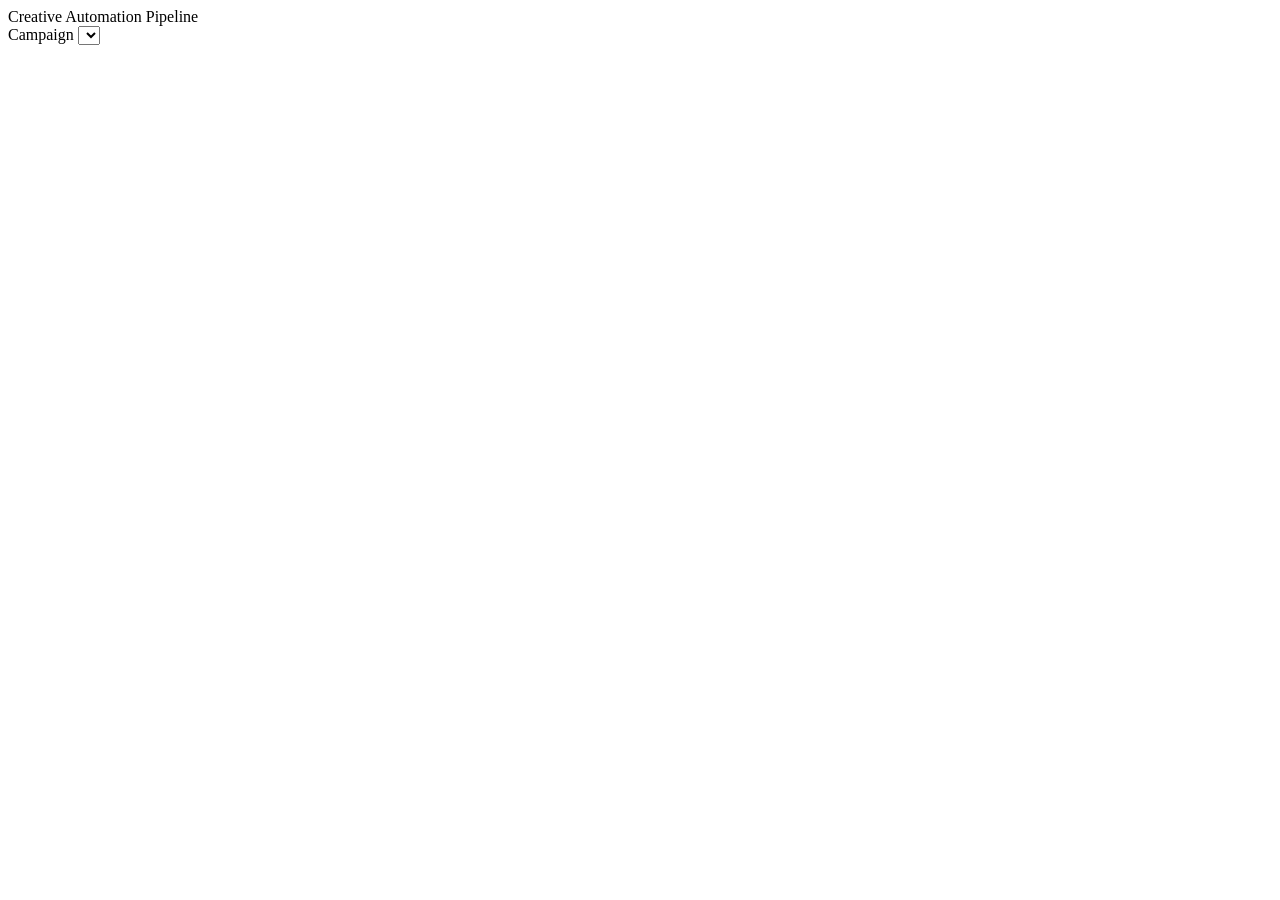
<file: src/cap/web/static/index.html>
<!doctype html>
<html lang="en">
<head>
<meta charset="utf-8">
<meta name="viewport" content="width=device-width, initial-scale=1">
<title>Creative Automation Pipeline</title>
<style>/*__CSS__*/</style>
</head>
<body>
<header class="topbar">
  <div class="brandmark"><span class="glyph" aria-hidden="true"></span><span>Creative Automation Pipeline</span></div>
  <div class="topbar-mid">
    <label class="sr" for="campaignSelect">Campaign</label>
    <select id="campaignSelect" aria-label="Campaign"></select>
  </div>
  <div class="topbar-right"><span id="modeBadge" class="badge"></span></div>
</header>

<div class="layout" id="layout">
  <aside class="sidebar" id="sidebar" hidden>
    <section class="panel">
      <h2>Run a brief</h2>
      <label>Brief <select id="briefSelect"></select></label>
      <div class="row2">
        <label>Image provider <select id="providerSelect"></select></label>
        <label>Reframe <select id="reframeSelect">
          <option value="auto">auto (crop, outpaint if needed)</option>
          <option value="crop">crop only (free)</option>
          <option value="expand">always outpaint</option>
        </select></label>
      </div>
      <label>Translator <select id="translatorSelect">
        <option value="auto">auto</option><option value="none">none (approved copy only)</option><option value="openai">openai</option><option value="openrouter">openrouter</option>
      </select></label>
      <details class="editor">
        <summary>Edit brief YAML</summary>
        <textarea id="briefText" spellcheck="false" aria-label="Brief YAML"></textarea>
        <p class="hint">Edits are saved next to the original as <code>*.edited.yaml</code>; originals are never overwritten.</p>
      </details>
      <div class="actions">
        <button id="validateBtn" class="ghost">Validate</button>
        <button id="runBtn" class="primary">Generate variants</button>
      </div>
      <div id="validation" class="validation" aria-live="polite"></div>
    </section>
    <section class="panel">
      <h2>Input assets</h2>
      <ul id="assetList" class="assets"></ul>
    </section>
    <section class="panel grow">
      <h2>Run log</h2>
      <ol id="log" class="log" aria-live="polite"></ol>
    </section>
  </aside>

  <main class="main" id="main">
    <div id="empty" class="empty" hidden>
      <h1>No runs yet</h1>
      <p>Pick a brief on the left and press <b>Generate variants</b>. The mock provider needs no API key.</p>
    </div>
    <section id="campaign" hidden>
      <div class="campaign-head">
        <div>
          <p class="eyebrow" id="cBrand"></p>
          <h1 id="cName"></h1>
          <p class="message" id="cMessage"></p>
          <p class="meta" id="cMeta"></p>
        </div>
        <div class="downloads" id="downloads"></div>
      </div>
      <div class="stats" id="stats"></div>
      <div class="filters" id="filters"></div>
      <div id="products"></div>
    </section>
  </main>
</div>

<div class="lightbox" id="lightbox" hidden role="dialog" aria-modal="true" aria-labelledby="lbTitle">
  <div class="lb-inner">
    <div class="lb-media"><img id="lbImg" alt=""></div>
    <div class="lb-side">
      <div class="lb-head">
        <h3 id="lbTitle"></h3>
        <button class="icon" id="lbClose" aria-label="Close">✕</button>
      </div>
      <div id="lbStatus"></div>
      <dl class="kv" id="lbCopy"></dl>
      <h4>Compliance checks</h4>
      <ul class="checks" id="lbChecks"></ul>
      <div class="review" id="lbReview">
        <h4>Review</h4>
        <textarea id="lbNote" placeholder="Optional note for the requester"></textarea>
        <div class="actions">
          <button class="reject" id="lbReject">Reject <kbd>R</kbd></button>
          <button class="approve" id="lbApprove">Approve <kbd>A</kbd></button>
        </div>
      </div>
      <p class="hint">← → to browse · Esc to close</p>
    </div>
  </div>
</div>

<script>/*__DATA__*/</script>
<script>/*__JS__*/</script>
</body>
</html>
</file>
